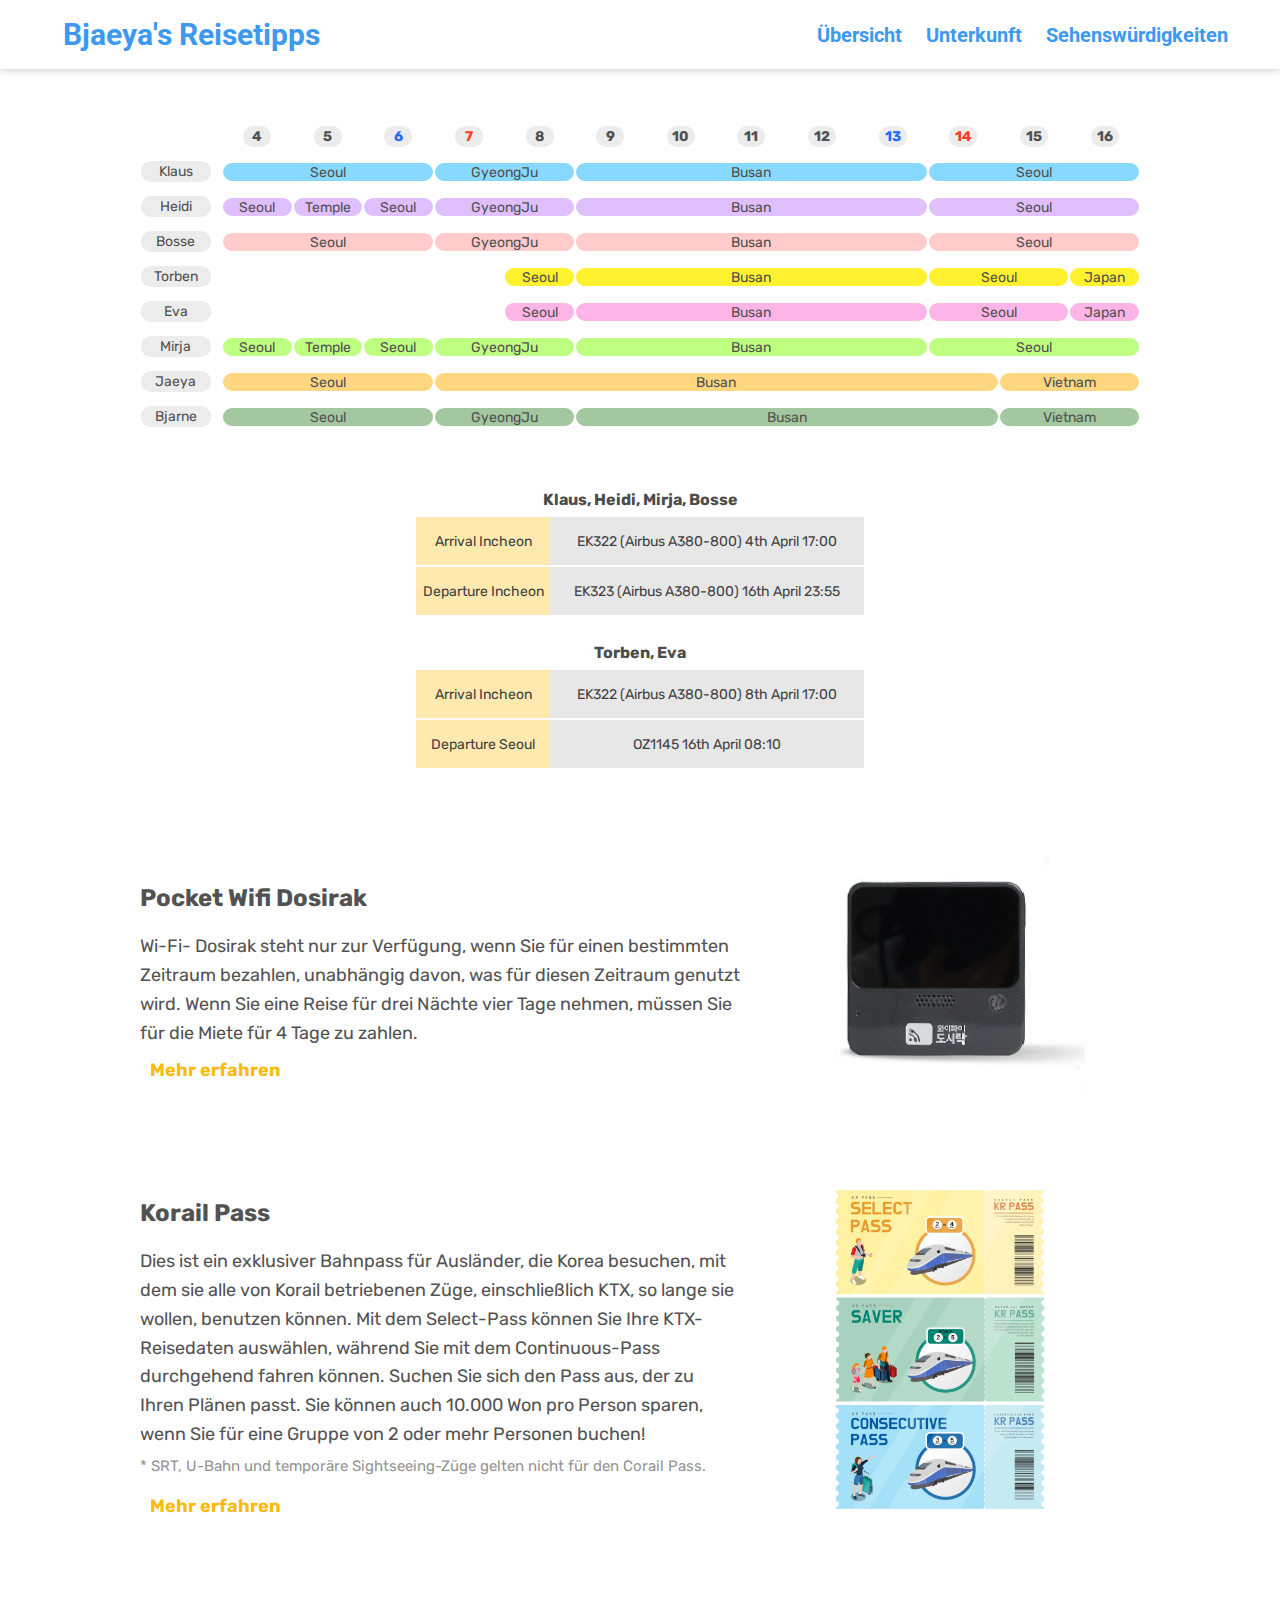
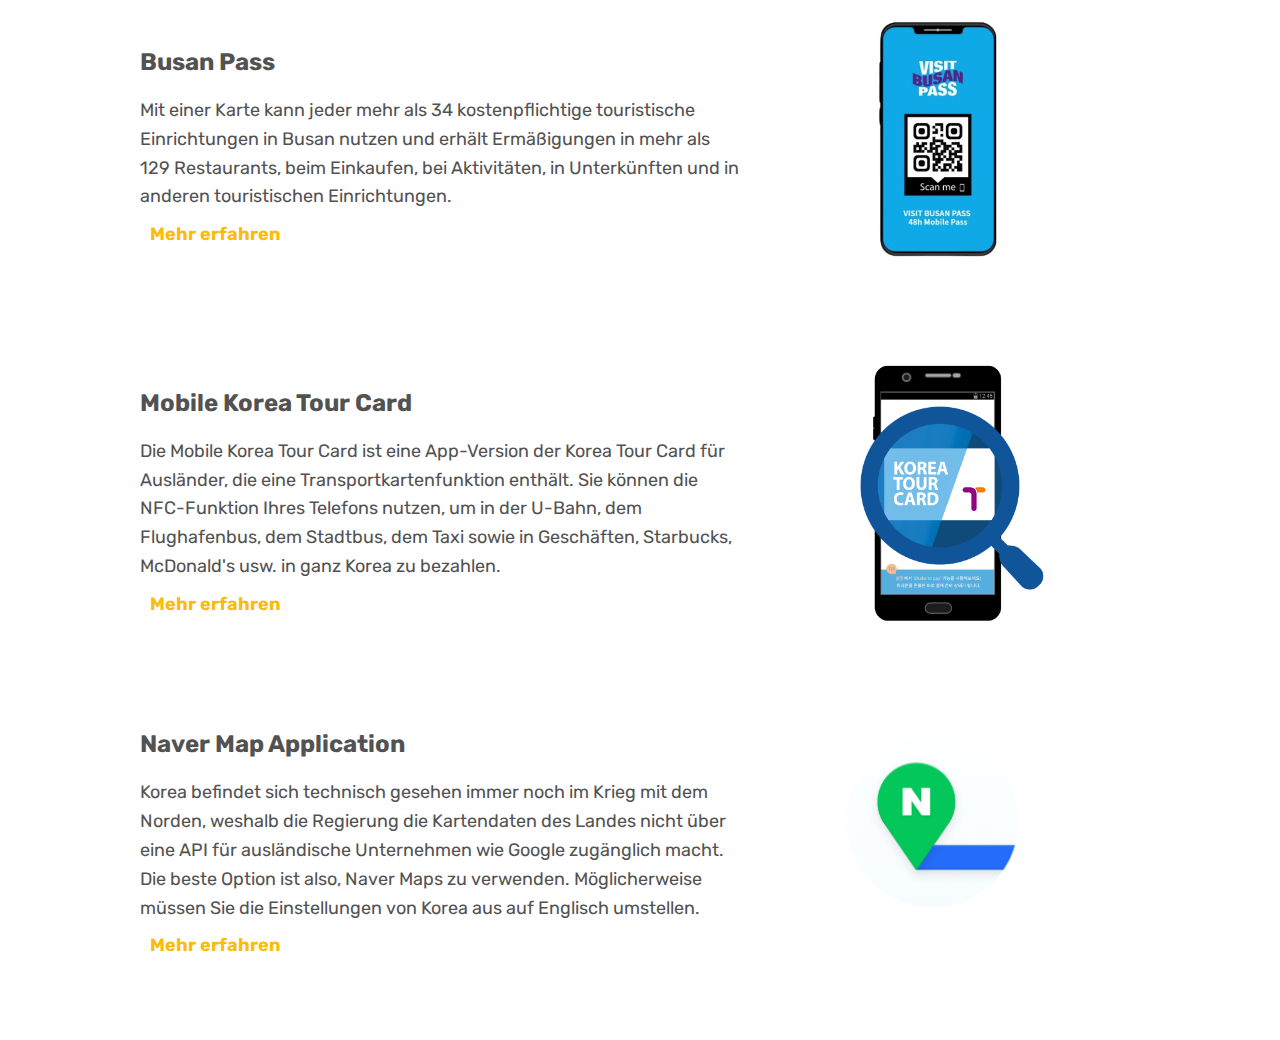
<file: index.html>
<!DOCTYPE html>
<html lang="en">

<head>
    <meta charset="UTF-8">
    <meta name="viewport" content="width=device-width, initial-scale=1.0">
    <title>Document</title>
    <link rel="stylesheet" href="https://cdnjs.cloudflare.com/ajax/libs/font-awesome/6.4.2/css/all.min.css"
        integrity="sha512-z3gLpd7yknf1YoNbCzqRKc4qyor8gaKU1qmn+CShxbuBusANI9QpRohGBreCFkKxLhei6S9CQXFEbbKuqLg0DA=="
        crossorigin="anonymous" referrerpolicy="no-referrer" />
    <link rel="stylesheet" href="./style.css" type="text/css">
    <!-------제이쿼리-------->
    <script src="https://ajax.googleapis.com/ajax/libs/jquery/3.4.1/jquery.min.js"></script>
</head>

<body>
    <!---------------------- 상단 메뉴바 -------------------------->
    <div class="navbar">
        <div class="wrap">
            <div class="nav_logo">
                <i class="fa-solid fa-plane-departure"></i>
                <a href="./index.html">Bjaeya's Reisetipps</a>
            </div>
            <ul class="nav_menu">
                <a href="./index.html"><li>Übersicht</li></a>
                <a href="./location.html"><li>Unterkunft</li></a>
                <a href="./trip.html"><li>Sehenswürdigkeiten </li></a>
                <a href="./ferry.html" style="display: none;"><li>FERRY</li></a>
            </ul>
            <a href="#" class="nav_icon">
                <i class="fa-solid fa-bars"></i>
            </a>
        </div>
    </div>

    <div id="moveTop" onclick="scrollTopFunction()"><i class="fa-solid fa-chevron-up"></i></div>

    <!---------------------- 테이블 -------------------------->
    <div class="table_wrap">
        <table>
            <tr>
                <th></th>
                <th>
                    <p>4</p>
                </th>
                <th>
                    <p>5</p>
                </th>
                <th>
                    <p style="color:rgb(25, 106, 255)">6</p>
                </th>
                <th>
                    <p style="color:rgb(255, 58, 32)">7</p>
                </th>
                <th>
                    <p>8</p>
                </th>
                <th>
                    <p>9</p>
                </th>
                <th>
                    <p>10</p>
                </th>
                <th>
                    <p>11</p>
                </th>
                <th>
                    <p>12</p>
                </th>
                <th>
                    <p style="color:rgb(25, 106, 255)">13</p>
                </th>
                <th>
                    <p style="color:rgb(255, 58, 32)">14</p>
                </th>
                <th>
                    <p>15</p>
                </th>
                <th>
                    <p>16</p>
                </th>
            </tr>
            <tr class="Klaus">
                <td>
                    <p class="name">Klaus</p>
                </td>
                <td colspan="3" style="position: relative;">
                    <hr>
                    <p style="position: absolute; top:50%; left:50%; transform: translate(-50%,-50%);">Seoul</p>
                </td>
                <td colspan="2" style="position: relative;">
                    <hr>
                    <p class="normalSize"
                        style="position: absolute; top:50%; left:50%; transform: translate(-50%,-50%);">GyeongJu</p>
                    <p class="smallSize"
                        style="position: absolute; top:50%; left:50%; transform: translate(-50%,-50%);">GJ</p>
                </td>
                <td colspan="5" style="position: relative;">
                    <hr>
                    <p style="position: absolute; top:50%; left:50%; transform: translate(-50%,-50%);">Busan</p>
                </td>
                <td colspan="3" style="position: relative;">
                    <hr>
                    <p class="normalSize"
                        style="position: absolute; top:50%; left:50%; transform: translate(-50%,-50%);">Seoul</p>
                    <p class="smallSize"
                        style="position: absolute; top:50%; left:50%; transform: translate(-50%,-50%);">SE</p>
                </td>
            </tr>
            <tr class="Heidi">
                <td>
                    <p class="name">Heidi</p>
                </td>
                <td style="position: relative;">
                    <hr>
                    <p class="normalSize"
                        style="position: absolute; top:50%; left:50%; transform: translate(-50%,-50%);">Seoul</p>
                    <p class="smallSize"
                        style="position: absolute; top:50%; left:50%; transform: translate(-50%,-50%);">SE</p>
                </td>
                <td colspan="1" style="position: relative;">
                    <hr>
                    <p class="normalSize"
                        style="position: absolute; top:50%; left:50%; transform: translate(-50%,-50%);">Temple</p>
                    <p class="smallSize"
                        style="position: absolute; top:50%; left:50%; transform: translate(-50%,-50%);">TP</p>
                </td>
                <td colspan="1" style="position: relative;">
                    <hr>
                    <p class="normalSize"
                        style="position: absolute; top:50%; left:50%; transform: translate(-50%,-50%);">Seoul</p>
                    <p class="smallSize"
                        style="position: absolute; top:50%; left:50%; transform: translate(-50%,-50%);">SE</p>
                </td>
                <td colspan="2" style="position: relative;">
                    <hr>
                    <p class="normalSize"
                        style="position: absolute; top:50%; left:50%; transform: translate(-50%,-50%);">GyeongJu</p>
                    <p class="smallSize"
                        style="position: absolute; top:50%; left:50%; transform: translate(-50%,-50%);">GJ</p>
                </td>
                <td colspan="5" style="position: relative;">
                    <hr>
                    <p style="position: absolute; top:50%; left:50%; transform: translate(-50%,-50%);">Busan</p>
                </td>
                <td colspan="3" style="position: relative;">
                    <hr>
                    <p class="normalSize"
                        style="position: absolute; top:50%; left:50%; transform: translate(-50%,-50%);">Seoul</p>
                    <p class="smallSize"
                        style="position: absolute; top:50%; left:50%; transform: translate(-50%,-50%);">SE</p>
                </td>
            </tr>
            <tr class="Bosse">
                <td>
                    <p class="name">Bosse</p>
                </td>
                <td colspan="3" style="position: relative;">
                    <hr>
                    <p style="position: absolute; top:50%; left:50%; transform: translate(-50%,-50%);">Seoul</p>
                </td>
                <td colspan="2" style="position: relative;">
                    <hr>
                    <p class="normalSize"
                        style="position: absolute; top:50%; left:50%; transform: translate(-50%,-50%);">GyeongJu</p>
                    <p class="smallSize"
                        style="position: absolute; top:50%; left:50%; transform: translate(-50%,-50%);">GJ</p>
                </td>
                <td colspan="5" style="position: relative;">
                    <hr>
                    <p style="position: absolute; top:50%; left:50%; transform: translate(-50%,-50%);">Busan</p>
                </td>
                <td colspan="3" style="position: relative;">
                    <hr>
                    <p class="normalSize"
                        style="position: absolute; top:50%; left:50%; transform: translate(-50%,-50%);">Seoul</p>
                    <p class="smallSize"
                        style="position: absolute; top:50%; left:50%; transform: translate(-50%,-50%);">SE</p>
                </td>
            </tr>
            <tr class="Torben">
                <td>
                    <p class="name">Torben</p>
                </td>
                <td></td>
                <td></td>
                <td></td>
                <td></td>
                <td style="position: relative;">
                    <hr>
                    <p class="normalSize"
                        style="position: absolute; top:50%; left:50%; transform: translate(-50%,-50%);">Seoul</p>
                    <p class="smallSize"
                        style="position: absolute; top:50%; left:50%; transform: translate(-50%,-50%);">SE</p>
                </td>
                <td colspan="5" style="position: relative;">
                    <hr>
                    <p style="position: absolute; top:50%; left:50%; transform: translate(-50%,-50%);">Busan</p>
                </td>
                <td colspan="2" style="position: relative;">
                    <hr>
                    <p class="normalSize"
                        style="position: absolute; top:50%; left:50%; transform: translate(-50%,-50%);">Seoul</p>
                    <p class="smallSize"
                        style="position: absolute; top:50%; left:50%; transform: translate(-50%,-50%);">SE</p>
                </td>
                <td style="position: relative;">
                    <hr>
                    <p class="normalSize"
                        style="position: absolute; top:50%; left:50%; transform: translate(-50%,-50%);">Japan</p>
                    <p class="smallSize"
                        style="position: absolute; top:50%; left:50%; transform: translate(-50%,-50%);">JP</p>
                </td>
            </tr>
            <tr class="Eva">
                <td>
                    <p class="name">Eva</p>
                </td>
                <td></td>
                <td></td>
                <td></td>
                <td></td>
                <td style="position: relative;">
                    <hr>
                    <p class="normalSize"
                        style="position: absolute; top:50%; left:50%; transform: translate(-50%,-50%);">Seoul</p>
                    <p class="smallSize"
                        style="position: absolute; top:50%; left:50%; transform: translate(-50%,-50%);">SE</p>
                </td>
                <td colspan="5" style="position: relative;">
                    <hr>
                    <p style="position: absolute; top:50%; left:50%; transform: translate(-50%,-50%);">Busan</p>
                </td>
                <td colspan="2" style="position: relative;">
                    <hr>
                    <p class="normalSize"
                        style="position: absolute; top:50%; left:50%; transform: translate(-50%,-50%);">Seoul</p>
                    <p class="smallSize"
                        style="position: absolute; top:50%; left:50%; transform: translate(-50%,-50%);">SE</p>
                </td>
                <td style="position: relative;">
                    <hr>
                    <p class="normalSize"
                        style="position: absolute; top:50%; left:50%; transform: translate(-50%,-50%);">Japan</p>
                    <p class="smallSize"
                        style="position: absolute; top:50%; left:50%; transform: translate(-50%,-50%);">JP</p>
                </td>
            </tr>
            <tr class="Mirja">
                <td>
                    <p class="name">Mirja</p>
                </td>
                <td style="position: relative;">
                    <hr>
                    <p class="normalSize"
                        style="position: absolute; top:50%; left:50%; transform: translate(-50%,-50%);">Seoul</p>
                    <p class="smallSize"
                        style="position: absolute; top:50%; left:50%; transform: translate(-50%,-50%);">SE</p>
                </td>
                <td colspan="1" style="position: relative;">
                    <hr>
                    <p class="normalSize"
                        style="position: absolute; top:50%; left:50%; transform: translate(-50%,-50%);">Temple</p>
                    <p class="smallSize"
                        style="position: absolute; top:50%; left:50%; transform: translate(-50%,-50%);">TP</p>
                </td>
                <td colspan="1" style="position: relative;">
                    <hr>
                    <p class="normalSize"
                        style="position: absolute; top:50%; left:50%; transform: translate(-50%,-50%);">Seoul</p>
                    <p class="smallSize"
                        style="position: absolute; top:50%; left:50%; transform: translate(-50%,-50%);">SE</p>
                </td>
                <td colspan="2" style="position: relative;">
                    <hr>
                    <p class="normalSize"
                        style="position: absolute; top:50%; left:50%; transform: translate(-50%,-50%);">GyeongJu</p>
                    <p class="smallSize"
                        style="position: absolute; top:50%; left:50%; transform: translate(-50%,-50%);">GJ</p>
                </td>
                <td colspan="5" style="position: relative;">
                    <hr>
                    <p style="position: absolute; top:50%; left:50%; transform: translate(-50%,-50%);">Busan</p>
                </td>
                <td colspan="3" style="position: relative;">
                    <hr>
                    <p class="normalSize"
                        style="position: absolute; top:50%; left:50%; transform: translate(-50%,-50%);">Seoul</p>
                    <p class="smallSize"
                        style="position: absolute; top:50%; left:50%; transform: translate(-50%,-50%);">SE</p>
                </td>
            </tr>
            <tr class="Jaeya">
                <td>
                    <p class="name">Jaeya</p>
                </td>
                <td colspan="3" style="position: relative;">
                    <hr>
                    <p style="position: absolute; top:50%; left:50%; transform: translate(-50%,-50%);">Seoul</p>
                    <!---4일부터 7일--->
                </td>
                <td colspan="8" style="position: relative;">
                    <hr>
                    <p style="position: absolute; top:50%; left:50%; transform: translate(-50%,-50%);">Busan</p>
                </td>
                <td colspan="2" style="position: relative;">
                    <hr>
                    <p class="normalSize"
                        style="position: absolute; top:50%; left:50%; transform: translate(-50%,-50%);">Vietnam</p>
                    <p class="smallSize"
                        style="position: absolute; top:50%; left:50%; transform: translate(-50%,-50%);">VN</p>
                </td>
            </tr>
            <tr class="Bjarne">
                <td>
                    <p class="name">Bjarne</p>
                </td>
                <td colspan="3" style="position: relative;">
                    <hr>
                    <p style="position: absolute; top:50%; left:50%; transform: translate(-50%,-50%);">Seoul</p>
                </td>
                <td colspan="2" style="position: relative;">
                    <hr>
                    <p class="normalSize"
                        style="position: absolute; top:50%; left:50%; transform: translate(-50%,-50%);">GyeongJu</p>
                    <p class="smallSize"
                        style="position: absolute; top:50%; left:50%; transform: translate(-50%,-50%);">GJ</p>
                </td>
                <td colspan="6" style="position: relative;">
                    <hr>
                    <p style="position: absolute; top:50%; left:50%; transform: translate(-50%,-50%);">Busan</p>
                </td>
                <td colspan="2" style="position: relative;">
                    <hr>
                    <p class="normalSize"
                        style="position: absolute; top:50%; left:50%; transform: translate(-50%,-50%);">Vietnam</p>
                    <p class="smallSize"
                        style="position: absolute; top:50%; left:50%; transform: translate(-50%,-50%);">VN</p>
                </td>
            </tr>
        </table>
    </div>

    <div class="flight">
        <table>
            <tr>
                <th colspan="2"><i class="fa-solid fa-plane-up"></i> Klaus, Heidi, Mirja, Bosse</th>
            </tr>
            <tr>
                <td>Arrival Incheon</td>
                <td>EK322 (Airbus A380-800) 4th April 17:00</td>
            </tr>
            <tr>
                <td>Departure Incheon</td>
                <td>EK323 (Airbus A380-800) 16th April 23:55</td>
            </tr>
        </table>

        <table>
            <tr>
                <th colspan="2"><i class="fa-solid fa-plane-up"></i> Torben, Eva</th>
            </tr>
            <tr>
                <td>Arrival Incheon</td>
                <td>EK322 (Airbus A380-800) 8th April 17:00</td>
            </tr>
            <tr>
                <td>Departure Seoul</td>
                <td>OZ1145 16th April 08:10</td>
            </tr>
        </table>
    </div>

    <div class="service">
        <div class="service_item">
            <div class="service_text">
                <h2><i class="fa-solid fa-wifi" style="color: rgb(255, 196, 0);"></i> Pocket Wifi Dosirak</h2>
                <p>Wi-Fi- Dosirak steht nur zur Verfügung, wenn Sie für einen bestimmten Zeitraum bezahlen, unabhängig
                    davon, was für diesen Zeitraum genutzt wird. Wenn Sie eine Reise für drei Nächte vier Tage nehmen,
                    müssen Sie für die Miete für 4 Tage zu zahlen.</p>
                <a href="https://kor.wifidosirak.com/visitbusanpass"><i class="fa-solid fa-angles-right"
                        style="color: rgb(124, 180, 243);"></i> Mehr erfahren</a>
            </div>
            <img src="./images/wifi.PNG" class="service_img">
        </div>
        <div class="service_item">
            <div class="service_text">
                <h2><i class="fa-solid fa-train-subway" style="color: rgb(255, 196, 0);"></i> Korail Pass</h2>
                <p>Dies ist ein exklusiver Bahnpass für Ausländer, die Korea besuchen, mit dem sie alle von Korail
                    betriebenen Züge, einschließlich KTX, so lange sie wollen, benutzen können. Mit dem Select-Pass
                    können Sie Ihre KTX-Reisedaten auswählen, während Sie mit dem Continuous-Pass durchgehend fahren
                    können. Suchen Sie sich den Pass aus, der zu Ihren Plänen passt. Sie können auch 10.000 Won pro
                    Person sparen, wenn Sie für eine Gruppe von 2 oder mehr Personen buchen!</p>
                <p style="font-size: 15px; color:rgb(148, 148, 148); margin: 5px 0;">* SRT, U-Bahn und temporäre
                    Sightseeing-Züge gelten nicht für den Corail Pass.</p>
                <a href="https://www.letskorail.com/ebizbf/EbizBfKrPassAbout.do"><i class="fa-solid fa-angles-right"
                        style="color: rgb(124, 180, 243);"></i> Mehr erfahren</a>
            </div>
            <img src="./images/krpass.png" class="service_img">
        </div>
        <div class="service_item">
            <div class="service_text">
                <h2><i class="fa-solid fa-qrcode" style="color: rgb(255, 196, 0);"></i> Busan Pass</h2>
                <p>Mit einer Karte kann jeder mehr als 34 kostenpflichtige touristische Einrichtungen in Busan nutzen
                    und erhält Ermäßigungen in mehr als 129 Restaurants, beim Einkaufen, bei Aktivitäten, in
                    Unterkünften und in anderen touristischen Einrichtungen.</p>
                <a href="https://www.visitbusanpass.com/"><i class="fa-solid fa-angles-right"
                        style="color: rgb(124, 180, 243);"></i> Mehr erfahren</a>
            </div>
            <img src="./images/pass.PNG" class="service_img">
        </div>
        <div class="service_item">
            <div class="service_text">
                <h2><i class="fa-solid fa-qrcode" style="color: rgb(255, 196, 0);"></i> Mobile Korea Tour Card</h2>
                <p>Die Mobile Korea Tour Card ist eine App-Version der Korea Tour Card für Ausländer, die eine
                    Transportkartenfunktion enthält. Sie können die NFC-Funktion Ihres Telefons nutzen, um in der
                    U-Bahn, dem Flughafenbus, dem Stadtbus, dem Taxi sowie in Geschäften, Starbucks, McDonald's usw. in
                    ganz Korea zu bezahlen.</p>
                <a
                    href="https://www.koreatourcard.kr/bbs/content.php?co_id=mobilecardinfo&info=mobilecardinfo&me_code=10&num=&lang=en"><i
                        class="fa-solid fa-angles-right" style="color: rgb(124, 180, 243);"></i> Mehr erfahren</a>
            </div>
            <img src="./images/mobile.png"" class=" service_img">
        </div>
        <div class="service_item">
            <div class="service_text">
                <h2><i class="fa-solid fa-map-location-dot" style="color: rgb(255, 196, 0);"></i> Naver Map Application
                </h2>
                <p>Korea befindet sich technisch gesehen immer noch im Krieg mit dem Norden, weshalb die Regierung die
                    Kartendaten des Landes nicht über eine API für ausländische Unternehmen wie Google zugänglich macht.
                    Die beste Option ist also, Naver Maps zu verwenden. Möglicherweise müssen Sie die Einstellungen von
                    Korea aus auf Englisch umstellen.</p>
                <a href="https://play.google.com/store/apps/details?id=com.nhn.android.nmap&hl=ko&gl=de"><i
                        class="fa-solid fa-angles-right" style="color: rgb(124, 180, 243);"></i> Mehr erfahren</a>
            </div>
            <img src="./images/naver.png"" class=" service_img">
        </div>
    </div>


    <script src="./app.js"></script>
    <script>
        window.addEventListener('scroll', function () {
            // 스크롤 위치가 100px을 초과하면 "on" 클래스 추가, 그렇지 않으면 제거
            if (window.scrollY > 100) {
                document.getElementById("moveTop").classList.add("on");
            } else {
                document.getElementById("moveTop").classList.remove("on");
            }
        });

        function scrollTopFunction() {
            // 부드러운 스크롤 효과로 페이지 상단으로 이동
            window.scrollTo({ top: 0, behavior: 'smooth' });
        }
    </script>
</body>

</html>
</file>
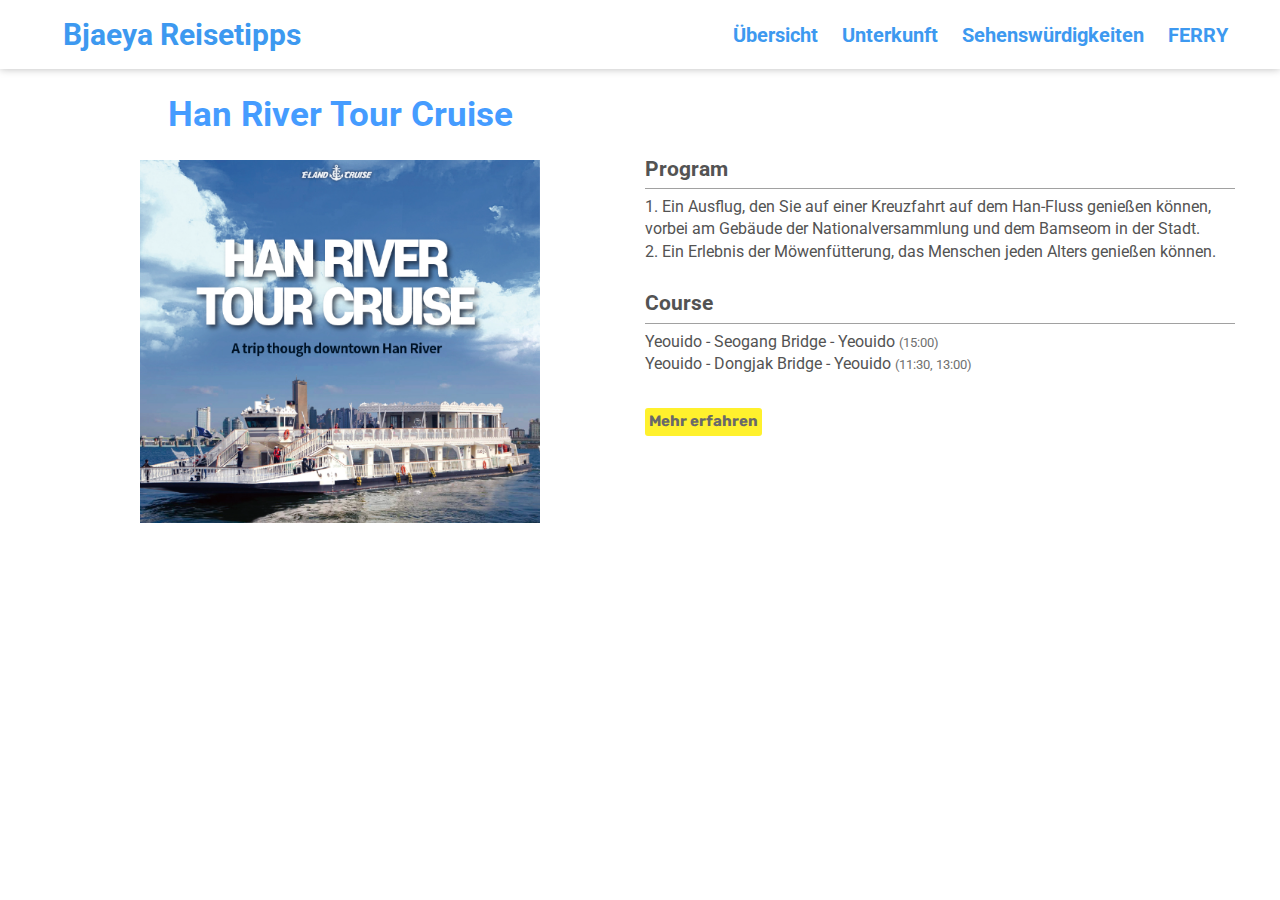
<file: ferry.html>
<!DOCTYPE html>
<html lang="en">

<head>
    <meta charset="UTF-8">
    <meta name="viewport" content="width=device-width, initial-scale=1.0">
    <title>Document</title>
    <link rel="stylesheet" href="https://cdnjs.cloudflare.com/ajax/libs/font-awesome/6.4.2/css/all.min.css"
        integrity="sha512-z3gLpd7yknf1YoNbCzqRKc4qyor8gaKU1qmn+CShxbuBusANI9QpRohGBreCFkKxLhei6S9CQXFEbbKuqLg0DA=="
        crossorigin="anonymous" referrerpolicy="no-referrer" />
    <link rel="stylesheet" href="./style.css" type="text/css">
    <script src="https://ajax.googleapis.com/ajax/libs/jquery/3.4.1/jquery.min.js"></script>

    <style>
        svg{
            width: 15px;
        }
    </style>
</head>

<body>
    <!---------------------- 상단 메뉴바 -------------------------->
    <div class="navbar">
        <div class="wrap">
            <div class="nav_logo">
                <i class="fa-solid fa-plane-departure"></i>
                <a href="./index.html">Bjaeya Reisetipps</a>
            </div>
            <ul class="nav_menu">
                <a href="./index.html">
                    <li>Übersicht</li>
                </a>
                <a href="./location.html">
                    <li>Unterkunft</li>
                </a>
                <a href="./trip.html">
                    <li>Sehenswürdigkeiten </li>
                </a>
                <a href="./ferry.html">
                    <li>FERRY</li>
                </a>
            </ul>
            <a href="#" class="nav_icon">
                <i class="fa-solid fa-bars"></i>
            </a>
        </div>
    </div>
    <div id="moveTop"><i class="fa-solid fa-chevron-up"></i></div>
    
    <div class="ferry_wrap">
        <div class="ferry_item">
            <div class="ferry_title">
                <h4><i class="fa-solid fa-ship" style="color: rgb(255, 210, 12);"></i> Han River Tour Cruise</h4>
            <img src="./images/hanriver.PNG">
            </div>
            <div class="ferry_text">
                <h5>Program</h5>
                <hr/>
                <p>1. Ein Ausflug, den Sie auf einer Kreuzfahrt auf dem Han-Fluss genießen können, vorbei am Gebäude der Nationalversammlung und dem Bamseom in der Stadt.</p>
                <p>2. Ein Erlebnis der Möwenfütterung, das Menschen jeden Alters genießen können.</p>
                <br/>
                <h5>Course</h5>
                <hr/>
                <p>Yeouido - Seogang Bridge - Yeouido <span style="font-size: 13px; color:rgb(112, 112, 112)">(15:00)</span></p>
                <p>Yeouido - Dongjak Bridge - Yeouido <span style="font-size: 13px; color:rgb(112, 112, 112)">(11:30, 13:00)</span></p>
                <br/>
                <a href="https://www.maketicket.co.kr/elandcruise/new_popup.jsp?gd_seq=GD19514&idkey=5M2110"><i class="fa-solid fa-angles-right" style="color: rgb(124, 180, 243);"></i> Mehr erfahren</a>
            </div>
        </div>

    </div>








    <script src="./app.js"></script>
</body>

</html>
</file>
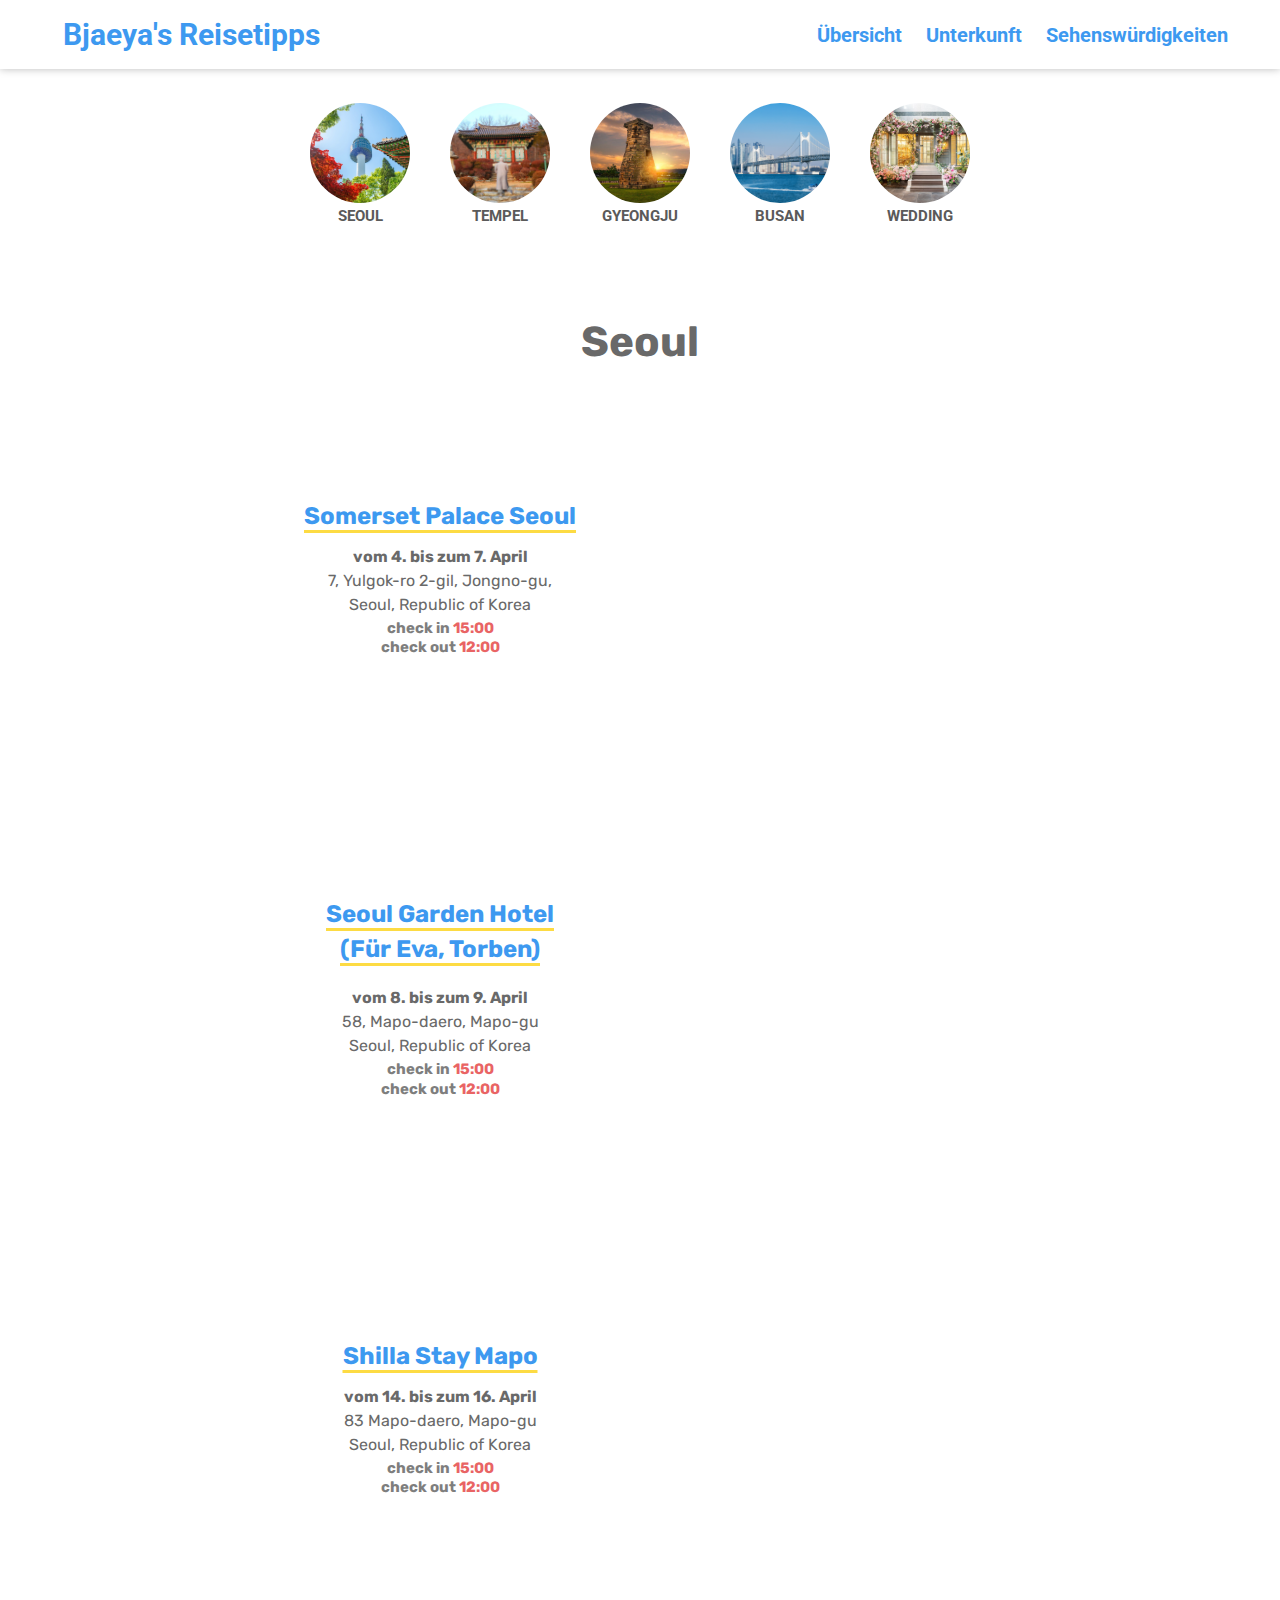
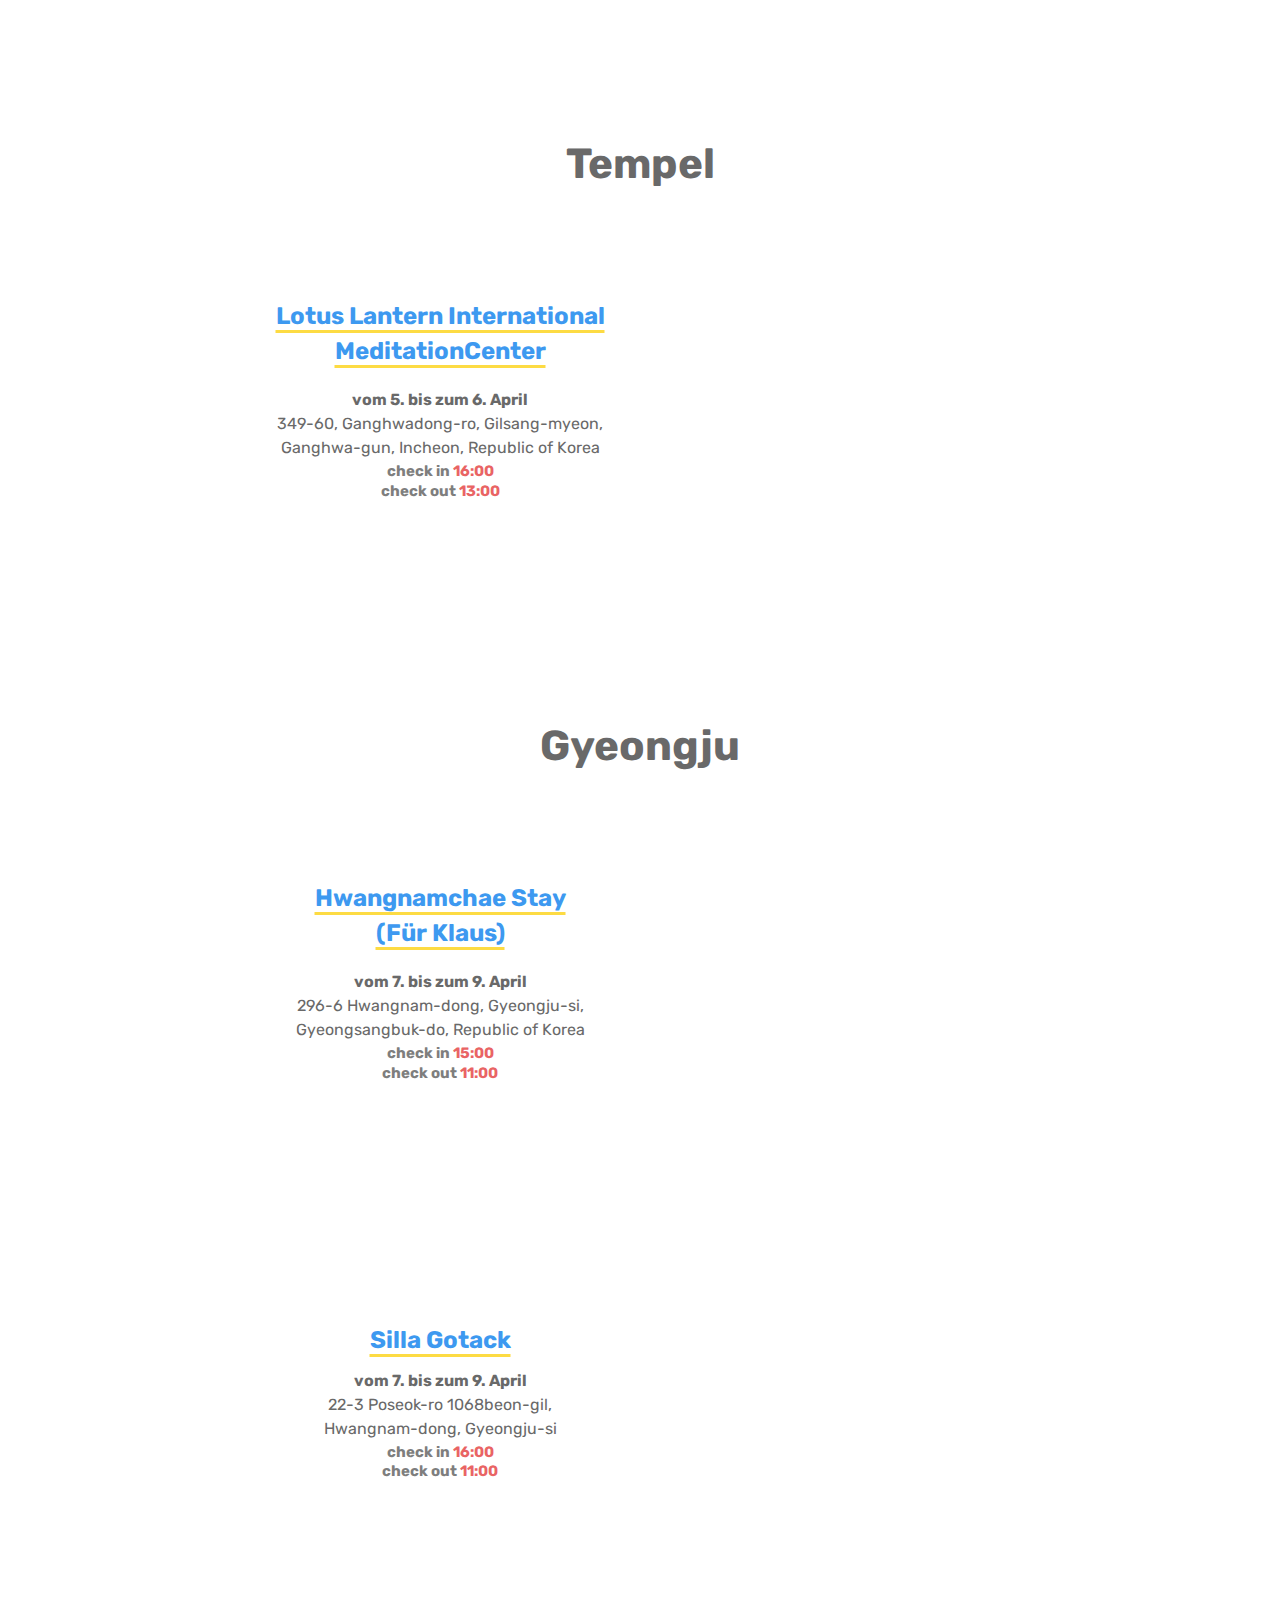
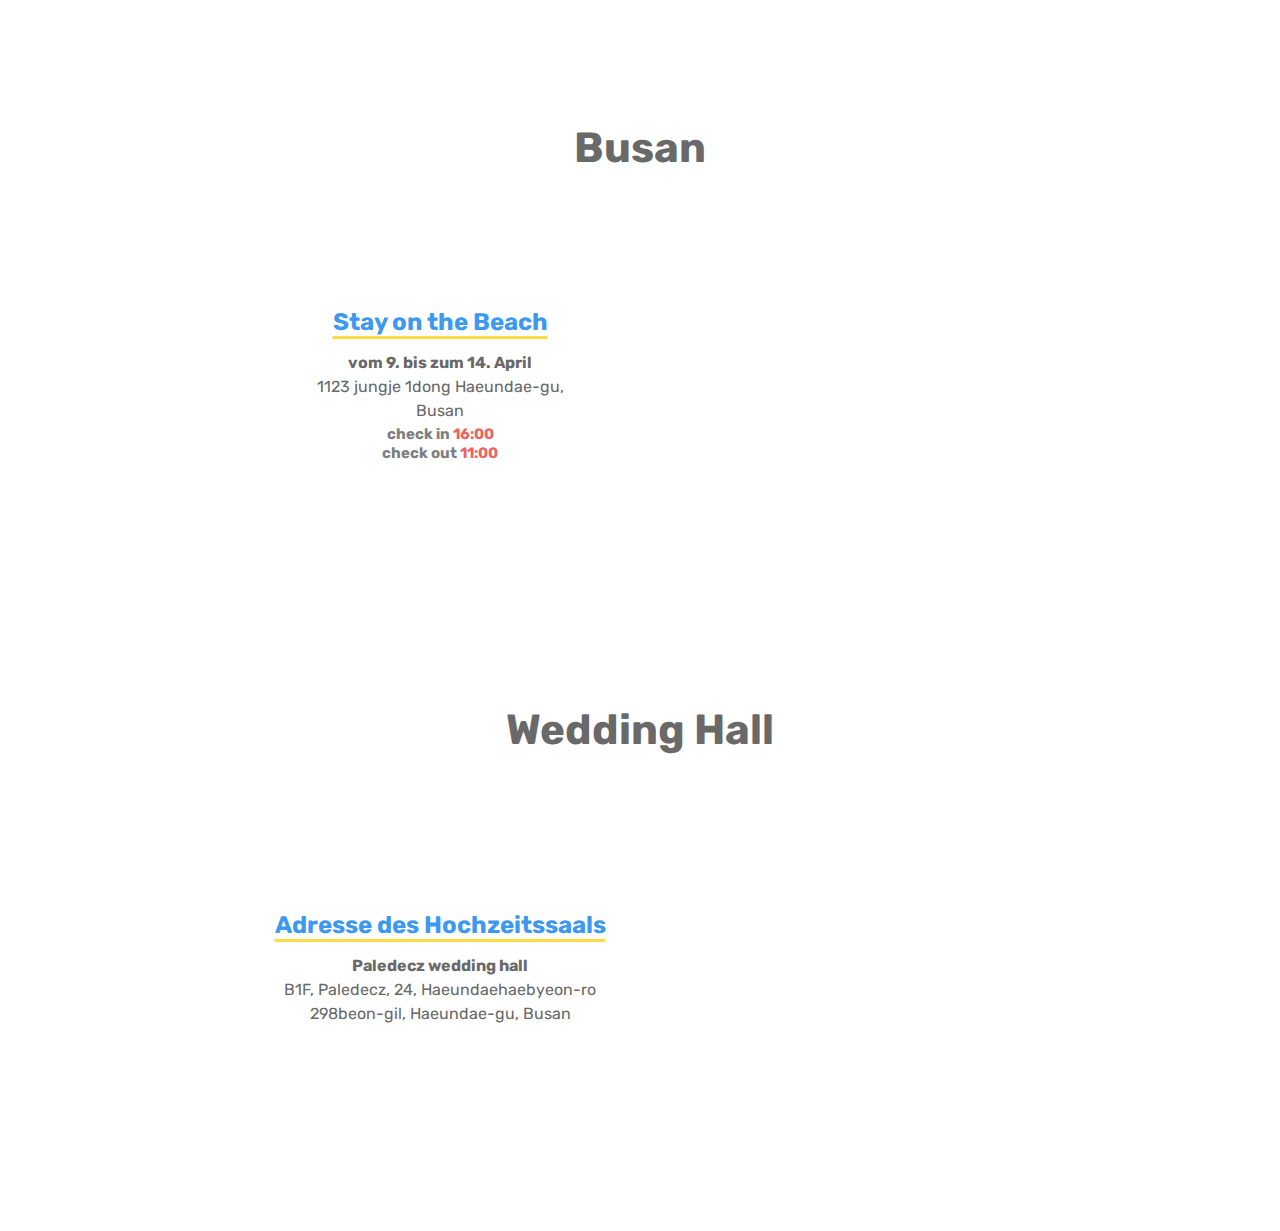
<file: location.html>
<!DOCTYPE html>
<html lang="en">

<head>
    <meta charset="UTF-8">
    <meta name="viewport" content="width=device-width, initial-scale=1.0">
    <title>Document</title>
    <link rel="stylesheet" href="https://cdnjs.cloudflare.com/ajax/libs/font-awesome/6.4.2/css/all.min.css"
        integrity="sha512-z3gLpd7yknf1YoNbCzqRKc4qyor8gaKU1qmn+CShxbuBusANI9QpRohGBreCFkKxLhei6S9CQXFEbbKuqLg0DA=="
        crossorigin="anonymous" referrerpolicy="no-referrer" />
    <link rel="stylesheet" href="./style.css" type="text/css">
    <style>
        .location-menu {
            width: 900px;
            margin: 30px auto;
            display: flex;
            justify-content: center;
            flex-wrap: wrap;
        }
        
        ul{
            list-style: none;
        }
        a{
            text-decoration: none;
            padding: 0 20px;
        }
        
        .location-menu li{
            width: 100px;
            height: 132px;
            padding: 0;
            display: flex;
            align-items: center;
            justify-content: center;
            flex-direction: column;
        }
        .cityPic{
            width:100px;
            height:100px;
            overflow: hidden;
            border-radius: 50px;
        }
        .location-menu li p{
            font-weight: bold;
            margin-top: 4px;
            font-size: 15px;
            color: rgb(90, 90, 90);
        }
        .location-menu li img{
            width: 100%;
            height: 100%;
            background-repeat: no-repeat;
            object-fit: cover;
        }
        .cityTitle{
            width: 490px;
            display: flex;
            align-items: center;
            justify-content: center;
            padding: 56px 0;
            margin: 0 auto;
            
        }
        .cityTitle p{
            font-size:42px;
            color:rgb(105, 105, 105);
            font-weight: bold;
        }
        .cityTitle p i{
            font-size:30px;
        }

        @media screen and (max-width: 1279px) {
        .location-menu {
            width: 100%;
            margin: 30px auto;
            display: flex;
            justify-content: center;
            flex-wrap: wrap;
        }
        a{
            padding: 0 12px;
        }
        .location-menu li{
            width: 90px;
            height: 130px;
            padding: 0;
            display: flex;
            align-items: center;
            justify-content: center;
            flex-direction: column;
        }
        .cityPic{
            width: 90px;
            height: 90px;
            overflow: hidden;
            border-radius: 50px;
        }
        .location-menu li p{
            font-weight: bold;
            margin-top: 4px;
            font-size: 15px;
            color: rgb(90, 90, 90);
        }
        .location-menu li img{
            width: 100%;
            height: 100%;
            background-repeat: no-repeat;
            object-fit: cover;
        }
        .cityTitle{
            width: 100%;
            display: flex;
            align-items: center;
            justify-content: center;
            padding: 56px 0;
            margin: 0 auto;
        }
        .cityTitle p{
            font-size:30px;
            color:rgb(105, 105, 105);
            font-weight: bold;
        }
        .cityTitle p i{
            font-size:20px;
        }
        }

        @media screen and (max-width: 768px) {
        .location-menu {
            width: 100%;
            margin: 30px auto;
            display: flex;
            justify-content: center;
            flex-wrap: wrap;
        }
        a{
            padding: 0 12px;
        }
        .location-menu li{
            width: 80px;
            height: 115px;
            padding: 0;
            display: flex;
            align-items: center;
            justify-content: center;
            flex-direction: column;
        }
        .cityPic{
            width: 80px;
            height: 80px;
            overflow: hidden;
            border-radius: 50px;
        }
        .location-menu li p{
            font-weight: bold;
            margin-top: 4px;
            font-size: 13px;
            color: rgb(90, 90, 90);
        }
        .cityTitle{
            width: 100%;
            display: flex;
            align-items: center;
            justify-content: center;
            padding: 56px 0;
            margin: 0 auto;
        }
        .cityTitle p{
            font-size:30px;
            color:rgb(105, 105, 105);
            font-weight: bold;
        }
        .cityTitle p i{
            font-size:20px;
        }
        }
        
    </style>
</head>

<body>
    <div id="moveTop" onclick="scrollTopFunction()"><i class="fa-solid fa-chevron-up"></i></div>

    <!---------------------- 상단 메뉴바 -------------------------->
    <div class="navbar">
        <div class="wrap">
            <div class="nav_logo">
                <i class="fa-solid fa-plane-departure"></i>
                <a href="./index.html">Bjaeya's Reisetipps</a>
            </div>
            <ul class="nav_menu">
                <a href="./index.html">
                    <li>Übersicht</li>
                </a>
                <a href="./location.html">
                    <li>Unterkunft</li>
                </a>
                <a href="./trip.html">
                    <li>Sehenswürdigkeiten</li>
                </a>
                <a href="./ferry.html" style="display: none;">
                    <li>FERRY</li>
                </a>
            </ul>
            <a href="#" class="nav_icon">
                <i class="fa-solid fa-bars"></i>
            </a>
        </div>
    </div>

    <ul class="location-menu">
        <a href="#citySeoul">
            <li>
                <div class="cityPic">
                    <img src="./images/seoulpic.PNG" alt="">
                </div>
                <p>SEOUL</p>
            </li>
        </a>
        <a href="#cityIncheon">
            <li>
                <div class="cityPic">
                    <img src="./images/templepic.PNG" alt="">
                </div>
                <p>TEMPEL</p>
            </li>
        </a>
        <a href="#cityGyeongju">
            <li>
                <div class="cityPic">
                    <img src="./images/gyeongjupic.PNG" alt="">
                </div>
                <p>GYEONGJU</p>
            </li>
        </a>
        <a href="#cityBusan">
            <li>
                <div class="cityPic">
                    <img src="./images/busanpic.PNG" alt="">
                </div>
                <p>BUSAN</p>
            </li>
        </a>
        <a href="#wedding">
            <li>
                <div class="cityPic">
                    <img src="./images/weddingpic.PNG" alt="">
                </div>
                <p>WEDDING</p>
            </li>
        </a>
    </ul>


    <!-----------------------------서울---------------------------------------->

    <div class="cityTitle" id="citySeoul">
        <p><i class="fa-solid fa-location-dot" style="color: rgb(250, 85, 85);"></i> Seoul</p>
    </div>

    <div class="map_wrap">
        <div class="map_text">
            <h2>Somerset Palace Seoul</h2>
            <p>vom 4. bis zum 7. April</p>
            <p>7, Yulgok-ro 2-gil, Jongno-gu,<br /> Seoul, Republic of Korea</p>
            <h5 class="checkTime">check in <span>15:00</span><br/>check out <span>12:00</span></h5>
        </div>
        <iframe
            src="https://www.google.com/maps/embed?pb=!1m18!1m12!1m3!1d3162.154503512037!2d126.97634848868842!3d37.574979351553445!2m3!1f0!2f0!3f0!3m2!1i1024!2i768!4f13.1!3m3!1m2!1s0x357ca2c2031328b1%3A0xcf7b96eb26b55c41!2sSomerset%20Palace%20Seoul!5e0!3m2!1sde!2skr!4v1709663286808!5m2!1sde!2skr"
            width="400" height="300" style="border:0;" allowfullscreen="" loading="lazy"
            referrerpolicy="no-referrer-when-downgrade"></iframe>
    </div>

    <div class="map_wrap">
        <div class="map_text">
            <h2>Seoul Garden Hotel<br /><span
                    style="line-height: 1.8;">(Für Eva, Torben)</span></h2>
            <p>vom 8. bis zum 9. April</p>
            <p>58, Mapo-daero, Mapo-gu<br /> Seoul, Republic of Korea</p>
            <h5 class="checkTime">check in <span>15:00</span><br/>check out <span>12:00</span></h5>
        </div>
        <iframe
            src="https://www.google.com/maps/embed?pb=!1m18!1m12!1m3!1d3163.6107634287737!2d126.94577117632235!3d37.540671725610096!2m3!1f0!2f0!3f0!3m2!1i1024!2i768!4f13.1!3m3!1m2!1s0x357c98a5f00f4b03%3A0xe12e8c400dcca16c!2sSeoul%20Garden%20Hotel!5e0!3m2!1sde!2skr!4v1709663331965!5m2!1sde!2skr"
            width="400" height="300" style="border:0;" allowfullscreen="" loading="lazy"
            referrerpolicy="no-referrer-when-downgrade"></iframe>
    </div>
    
    <div class="map_wrap">
        <div class="map_text">
            <h2>Shilla Stay Mapo</h2>
            <p>vom 14. bis zum 16. April</p>
            <p>83 Mapo-daero, Mapo-gu<br /> Seoul, Republic of Korea</p>
            <h5 class="checkTime">check in <span>15:00</span><br/>check out <span>12:00</span></h5>
        </div>
        <iframe src="https://www.google.com/maps/embed?pb=!1m18!1m12!1m3!1d202465.1104788977!2d126.64482799453121!3d37.54287319999999!2m3!1f0!2f0!3f0!3m2!1i1024!2i768!4f13.1!3m3!1m2!1s0x357c98a691eb2e27%3A0x726c4f5cd1cac520!2z7Iug65287Iqk7YWM7J20IOuniO2PrA!5e0!3m2!1sko!2skr!4v1711984805956!5m2!1sko!2skr" width="400" height="300" style="border:0;" allowfullscreen="" loading="lazy" referrerpolicy="no-referrer-when-downgrade"></iframe>
    </div>




    <!-----------------------------템플---------------------------------------->

    <div class="cityTitle" id="cityIncheon">
        <p><i class="fa-solid fa-location-dot" style="color: rgb(250, 85, 85);"></i> Tempel</p>
    </div>

    <div class="map_wrap">
        <div class="map_text">
            <h2>Lotus Lantern International<br/><span style="line-height: 1.8;">MeditationCenter</span></h2>
            <p>vom 5. bis zum 6. April</p>
            <p>349-60, Ganghwadong-ro, Gilsang-myeon,<br /> Ganghwa-gun, Incheon, Republic of Korea</p>
            <h5 class="checkTime">check in <span>16:00</span><br/>check out <span>13:00</span></h5>
        </div>
        <iframe
            src="https://www.google.com/maps/embed?pb=!1m18!1m12!1m3!1d3158.0686673063!2d126.47832628871303!3d37.67109424597152!2m3!1f0!2f0!3f0!3m2!1i1024!2i768!4f13.1!3m3!1m2!1s0x357c79062976c667%3A0x57e04743af9632b3!2sLotus%20Lantern%20International%20Meditation%20Center!5e0!3m2!1sde!2skr!4v1709663355119!5m2!1sde!2skr"
            width="400" height="300" style="border:0;" allowfullscreen="" loading="lazy"
            referrerpolicy="no-referrer-when-downgrade"></iframe>
    </div>



    <!-----------------------------경주---------------------------------------->

    <div class="cityTitle" id="cityGyeongju">
        <p><i class="fa-solid fa-location-dot" style="color: rgb(250, 85, 85);"></i> Gyeongju</p>
    </div>

    <div class="map_wrap">
        <div class="map_text">
            <h2>Hwangnamchae Stay<br /><span style="line-height: 1.8;">(Für Klaus)</span></h2>
            <p>vom 7. bis zum 9. April</p>
            <p>296-6 Hwangnam-dong, Gyeongju-si,<br /> Gyeongsangbuk-do, Republic of Korea</p>
            <h5 class="checkTime">check in <span>15:00</span><br/>check out <span>11:00</span></h5>
        </div>
        <iframe
            src="https://www.google.com/maps/embed?pb=!1m18!1m12!1m3!1d785.6056477507384!2d129.2103377449307!3d35.83667818562372!2m3!1f0!2f0!3f0!3m2!1i1024!2i768!4f13.1!3m3!1m2!1s0x35664f56e63fe157%3A0x2cf1602d22575686!2sHwangnamchae%20Stay%201987!5e0!3m2!1sde!2skr!4v1710320106271!5m2!1sde!2skr"
            width="400" height="300" style="border:0;" allowfullscreen="" loading="lazy"
            referrerpolicy="no-referrer-when-downgrade"></iframe>
    </div>

    <div class="map_wrap">
        <div class="map_text">
            <h2>Silla Gotack</h2>
            <p>vom 7. bis zum 9. April</p>
            <p>22-3 Poseok-ro 1068beon-gil,<br /> Hwangnam-dong, Gyeongju-si</p>
            <h5 class="checkTime">check in <span>16:00</span><br/>check out <span>11:00</span></h5>
        </div>
        <iframe
            src="https://www.google.com/maps/embed?pb=!1m18!1m12!1m3!1d785.6126974313895!2d129.21151819577295!3d35.835966257851524!2m3!1f0!2f0!3f0!3m2!1i1024!2i768!4f13.1!3m3!1m2!1s0x35664f64342b1fbb%3A0xf89e012518f7542f!2z7Iug65286rOg7YOd!5e0!3m2!1sde!2skr!4v1710320537871!5m2!1sde!2skr"
            width="400" height="300" style="border:0;" allowfullscreen="" loading="lazy"
            referrerpolicy="no-referrer-when-downgrade"></iframe>
    </div>
    <!-----------------------------부산---------------------------------------->

    <div class="cityTitle" id="cityBusan">
        <p><i class="fa-solid fa-location-dot" style="color: rgb(250, 85, 85);"></i> Busan</p>
    </div>

    <div class="map_wrap">
        <div class="map_text">
            <h2>Stay on the Beach
            </h2>
            <p>vom 9. bis zum 14. April</p>
            <p>1123 jungje 1dong Haeundae-gu,<br /> Busan</p>
            <h5 class="checkTime">check in <span>16:00</span><br/>check out <span>11:00</span></h5>
        </div>
        <iframe src="https://www.google.com/maps/embed?pb=!1m18!1m12!1m3!1d484.87418896499304!2d129.16674306402325!3d35.160816882443264!2m3!1f0!2f0!3f0!3m2!1i1024!2i768!4f13.1!3m3!1m2!1s0x35688d98b94a7dd3%3A0x1491cdc85213cb7!2z7ZW07Jq064yAIO2RuOultOyngOyYpOyLnO2LsA!5e0!3m2!1sde!2skr!4v1710326117938!5m2!1sde!2skr" width="400" height="300" style="border:0;" allowfullscreen="" loading="lazy" referrerpolicy="no-referrer-when-downgrade"></iframe>
    </div>


    <!-----------------------------웨딩홀---------------------------------------->

    <div class="cityTitle" id="wedding">
        <p><i class="fa-solid fa-location-dot" style="color: rgb(250, 85, 85);"></i> Wedding Hall</p>
    </div>

    <div class="map_wrap">
        <div class="map_text">
            <h2>Adresse des Hochzeitssaals
            </h2>
            <p>Paledecz wedding hall</p>
            <p>B1F, Paledecz, 24, Haeundaehaebyeon-ro<br /> 298beon-gil, Haeundae-gu, Busan</p>
        </div>
        <iframe
            src="https://www.google.com/maps/embed?pb=!1m18!1m12!1m3!1d52201.144285653485!2d129.05972907451658!3d35.14236486504615!2m3!1f0!2f0!3f0!3m2!1i1024!2i768!4f13.1!3m3!1m2!1s0x35688d4299f426ff%3A0xf012b9ee6bbeac8a!2zV-ybqOuUqSDtjJTroIjrk5zsi5zspojsm6jrlKntmYA!5e0!3m2!1sde!2skr!4v1709663387752!5m2!1sde!2skr"
            width="400" height="300" style="border:0;" allowfullscreen="" loading="lazy"
            referrerpolicy="no-referrer-when-downgrade"></iframe>
    </div>


    <script src="./app.js"></script>
    <script>
        window.addEventListener('scroll', function () {
            // 스크롤 위치가 100px을 초과하면 "on" 클래스 추가, 그렇지 않으면 제거
            if (window.scrollY > 100) {
                document.getElementById("moveTop").classList.add("on");
            } else {
                document.getElementById("moveTop").classList.remove("on");
            }
        });

        function scrollTopFunction() {
            // 부드러운 스크롤 효과로 페이지 상단으로 이동
            window.scrollTo({
                top: 0,
                behavior: 'smooth'
            });
        }
    </script>
</body>

</html>
</file>
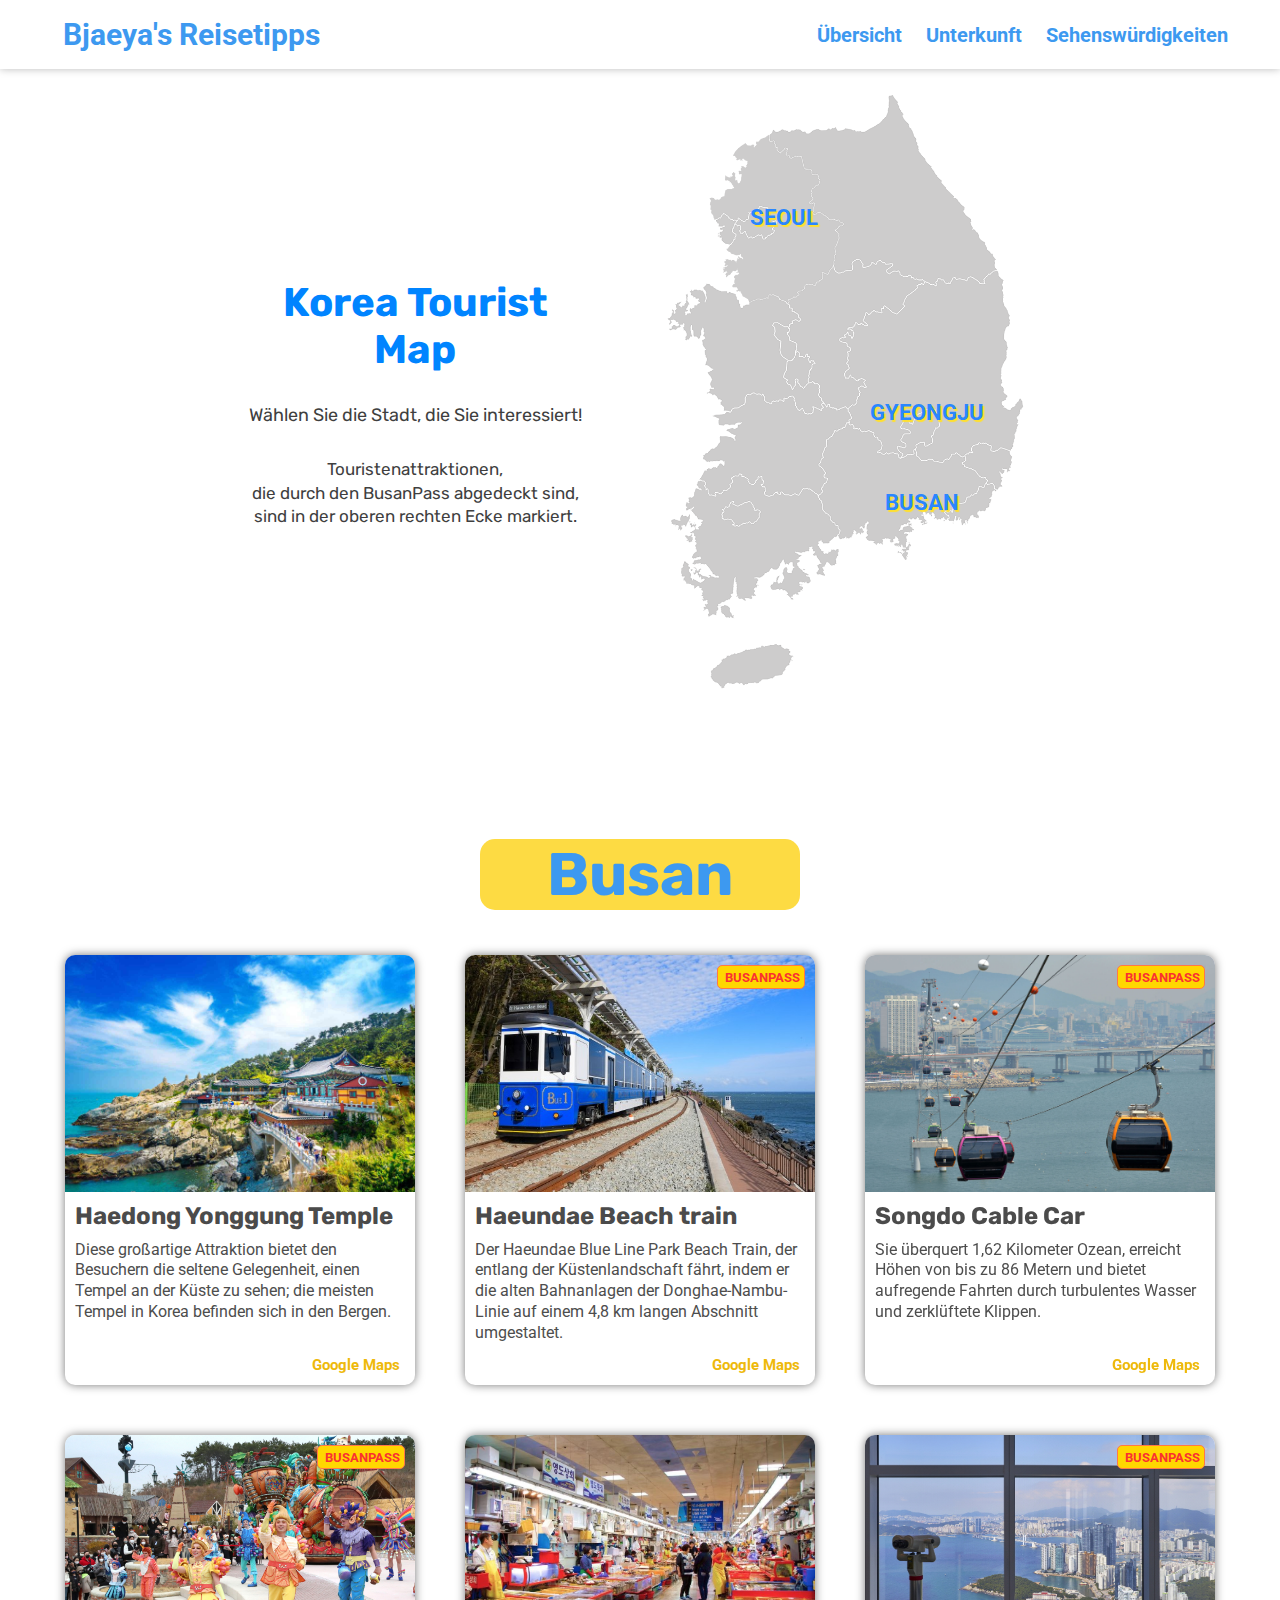
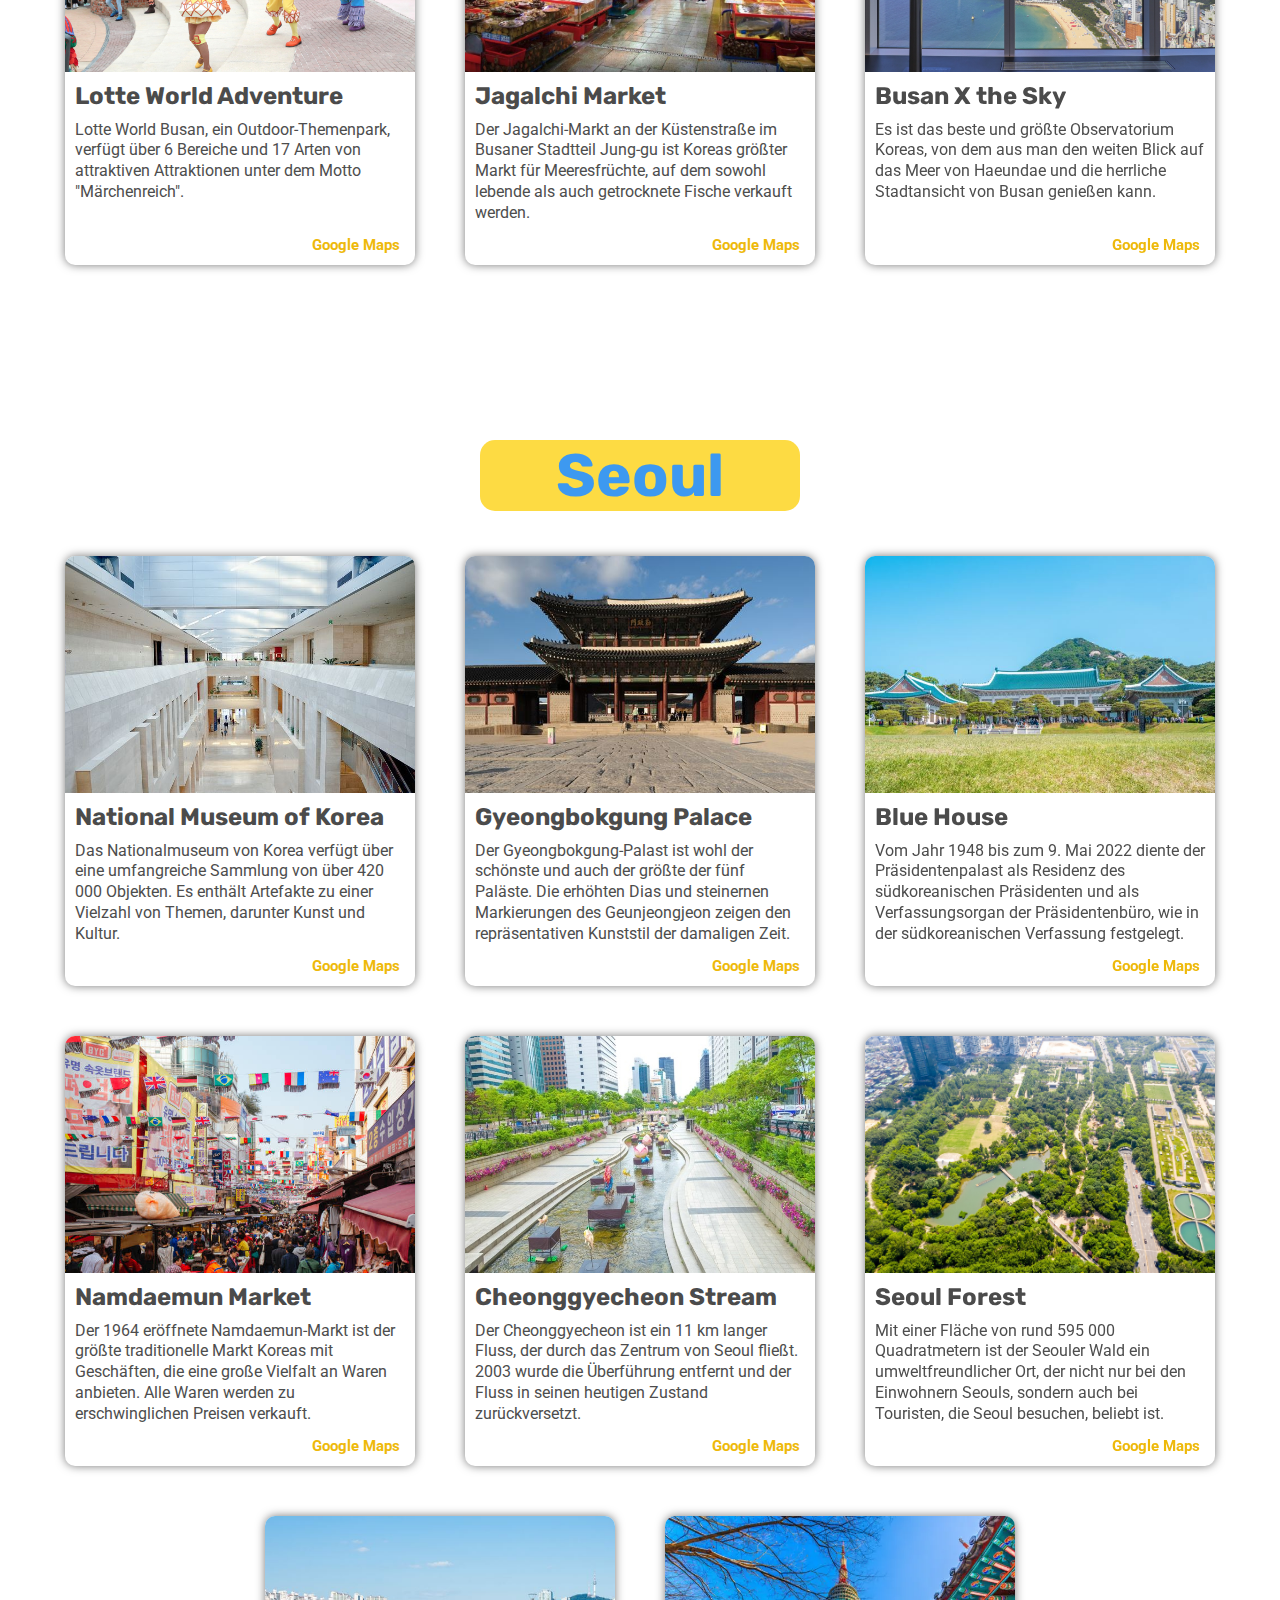
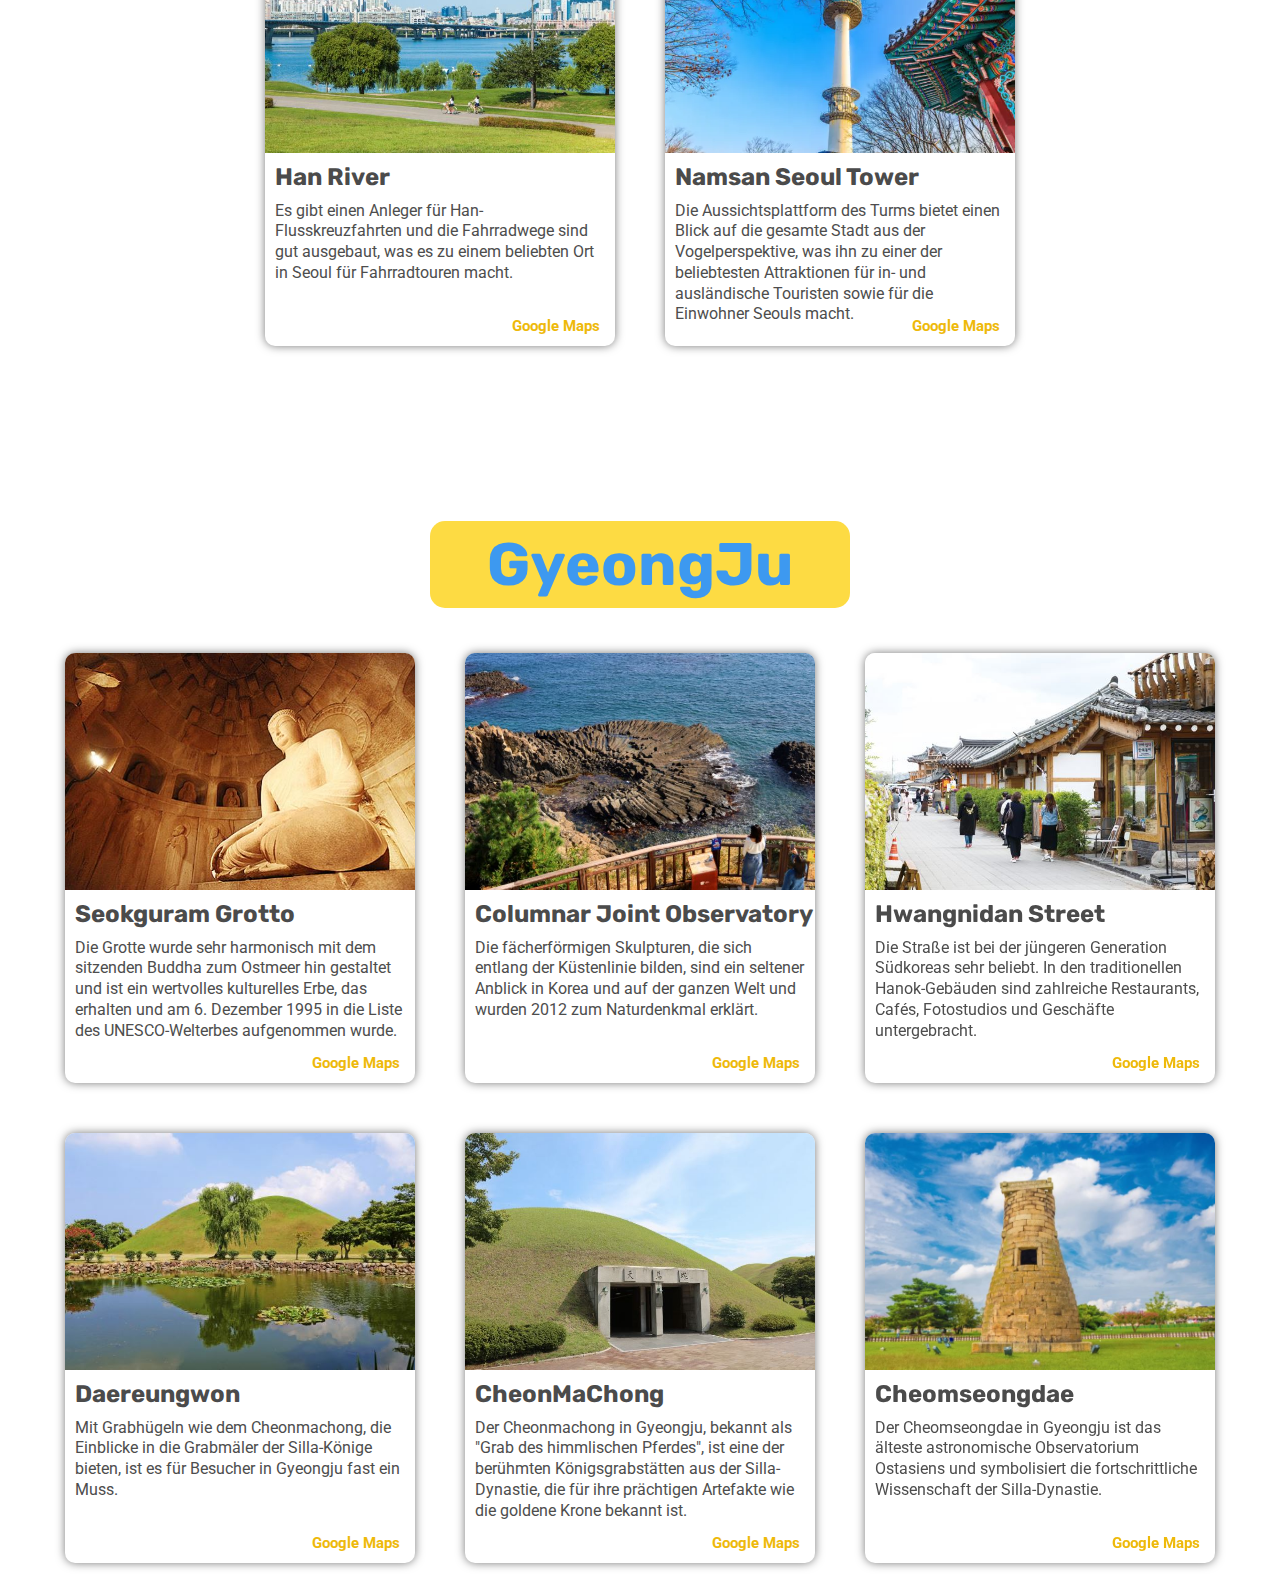
<file: trip.html>
<!DOCTYPE html>
<html lang="en">

<head>
    <meta charset="UTF-8">
    <meta name="viewport" content="width=device-width, initial-scale=1.0">
    <title>Document</title>
    <link rel="stylesheet" href="https://cdnjs.cloudflare.com/ajax/libs/font-awesome/6.4.2/css/all.min.css"
        integrity="sha512-z3gLpd7yknf1YoNbCzqRKc4qyor8gaKU1qmn+CShxbuBusANI9QpRohGBreCFkKxLhei6S9CQXFEbbKuqLg0DA=="
        crossorigin="anonymous" referrerpolicy="no-referrer" />
    <link rel="stylesheet" href="./style.css" type="text/css">
    <script src="http://ajax.googleapis.com/ajax/libs/jquery/1.9.1/jquery.min.js"></script>
    <script src="http://mattstow.com/experiment/responsive-image-maps/jquery.rwdImageMaps.min.js"></script>

</head>

<body>
    <div id="moveTop" onclick="scrollTopFunction()"><i class="fa-solid fa-chevron-up"></i></div>
    <div class="navbar">
        <div class="wrap">
            <div class="nav_logo">
                <i class="fa-solid fa-plane-departure"></i>
                <a href="./index.html">Bjaeya's Reisetipps</a>
            </div>
            <ul class="nav_menu">
                <a href="./index.html">
                    <li>Übersicht</li>
                </a>
                <a href="./location.html">
                    <li>Unterkunft</li>
                </a>
                <a href="./trip.html">
                    <li>Sehenswürdigkeiten </li>
                </a>
                <a href="./ferry.html" style="display: none;">
                    <li>FERRY</li>
                </a>
            </ul>
            <a href="#" class="nav_icon">
                <i class="fa-solid fa-bars"></i>
            </a>
        </div>
    </div>

    <div class="korea_map">
        <div class="korea_sub">
            <div class="korea_sub_text">
                <h3>Korea Tourist Map</h3>
                <p>Wählen Sie die Stadt, die Sie interessiert!</p>
                <p><i class="fa-solid fa-star-of-life" style="color: rgb(252, 91, 91); font-size: 12px;"></i>
                    Touristenattraktionen, <br />die durch den <span>BusanPass</span> abgedeckt sind,<br /> sind in der
                    oberen rechten Ecke markiert.</p>
            </div>
        </div>

        <img src="./images/korea.png">
        <div class="korea_text">
            <a href="#seoul" class="korea_city seoul"><i class="fa-solid fa-location-dot"
                    style="color: rgb(250, 85, 85);"></i> SEOUL</a>
            <a href="#busan" class="korea_city busan">BUSAN <i class="fa-solid fa-location-dot"
                    style="color: rgb(250, 85, 85);"></i></a>
            <a href="#gyeongju" class="korea_city gyeongju">GYEONGJU <i class="fa-solid fa-location-dot"
                    style="color: rgb(250, 85, 85);"></i></a>
        </div>

    </div>



    <div class="city" id="busan">
        <h2>Busan</h2>
    </div>

    <img src="./images/map.png" usemap="#image-map" class="busan_map">

    <map name="image-map">
        <area target="_blank" alt="" title="" href="#lotte" coords="956,501,693,454" shape="rect">
        <area target="_blank" alt="" title="" href="#temple" coords="943,505,1144,551" shape="rect">
        <area target="_blank" alt="" title="" href="#sky" coords="455,569,805,625" shape="rect">
        <area target="_blank" alt="" title="" href="#seafood" coords="204,698,552,754" shape="rect">
        <area target="_blank" alt="" title="" href="#cable" coords="315,758,552,806" shape="rect">
        <area target="_blank" alt="" title="" href="#train" coords="811,564,1082,622" shape="rect">
    </map>

    <div class="content">
        <div class="card" id="temple">
            <div class="card_img">
                <img src="./images/temple.jpg" alt="temple">
            </div>
            <div class="card_text">
                <h2>Haedong Yonggung Temple</h2>
                <p>Diese großartige Attraktion bietet den Besuchern die seltene Gelegenheit, einen Tempel an der Küste
                    zu sehen; die meisten Tempel in Korea befinden sich in den Bergen.</p>
                <a href="https://maps.app.goo.gl/Gt2zMgc4DbRotS8W7" target="_blank"><i class="fa-solid fa-location-dot"
                        style="color: rgb(250, 85, 85);"></i> Google Maps</a>
            </div>
        </div>
        <div class="card" id="train">
            <div class="card_img">
                <a class="busanpass" href="https://www.visitbusanpass.com/attractions/_detail?id=GO0000000042"
                    target="_blank">BUSANPASS</a>
                <img src="./images/train.jpg" alt="temple">
            </div>
            <div class="card_text">
                <h2>Haeundae Beach train</h2>
                <p>Der Haeundae Blue Line Park Beach Train, der entlang der Küstenlandschaft fährt, indem er die alten
                    Bahnanlagen der Donghae-Nambu-Linie auf einem 4,8 km langen Abschnitt umgestaltet.</p>
                <a href="https://maps.app.goo.gl/4LcywdCGZkmvzBw49" target="_blank"><i class="fa-solid fa-location-dot"
                        style="color: rgb(250, 85, 85);"></i> Google Maps</a>
            </div>
        </div>
        <div class="card" id="cable">
            <div class="card_img">
                <a class="busanpass" href="https://www.visitbusanpass.com/attractions/_detail?id=GO0000000267"
                    target="_blank">BUSANPASS</a>
                <img src="./images/cable.jpg" alt="temple">
            </div>
            <div class="card_text">
                <h2>Songdo Cable Car</h2>
                <p>Sie überquert 1,62 Kilometer Ozean, erreicht Höhen von bis zu 86 Metern und bietet aufregende Fahrten
                    durch turbulentes Wasser und zerklüftete Klippen.</p>
                <a href="https://maps.app.goo.gl/yGC4PxZj8epg9Qja7" target="_blank"><i class="fa-solid fa-location-dot"
                        style="color: rgb(250, 85, 85);"></i> Google Maps</a>
            </div>
        </div>
        <div class="card" id="lotte">
            <div class="card_img">
                <a class="busanpass" href="https://www.visitbusanpass.com/attractions/_detail?id=GO0000000270"
                    target="_blank">BUSANPASS</a>
                <img src="./images/lotte.jpg" alt="lotte_pic">
            </div>
            <div class="card_text">
                <h2>Lotte World Adventure</h2>
                <p>Lotte World Busan, ein Outdoor-Themenpark, verfügt über 6 Bereiche und 17 Arten von attraktiven
                    Attraktionen unter dem Motto "Märchenreich".</p>
                <a href="https://maps.app.goo.gl/S8ga4XmsmkeANhkaA" target="_blank"><i class="fa-solid fa-location-dot"
                        style="color: rgb(250, 85, 85);"></i> Google Maps</a>
            </div>
        </div>
        <div class="card" id="seafood">
            <div class="card_img">
                <img src="./images/fish.JPG" alt="temple">
            </div>
            <div class="card_text">
                <h2>Jagalchi Market</h2>
                <p>Der Jagalchi-Markt an der Küstenstraße im Busaner Stadtteil Jung-gu ist Koreas größter Markt für
                    Meeresfrüchte, auf dem sowohl lebende als auch getrocknete Fische verkauft werden.</p>
                <a href="https://maps.app.goo.gl/yaoCvos5Ae1zan5dA" target="_blank"><i class="fa-solid fa-location-dot"
                        style="color: rgb(250, 85, 85);"></i> Google Maps</a>
            </div>
        </div>
        <div class="card" id="sky">
            <div class="card_img">
                <a class="busanpass" href="https://www.visitbusanpass.com/attractions/_detail?id=GO0000000269"
                    target="_blank">BUSANPASS</a>
                <img src="./images/xsky.jpg" alt="temple">
            </div>
            <div class="card_text">
                <h2>Busan X the Sky</h2>
                <p>Es ist das beste und größte Observatorium Koreas, von dem aus man den weiten Blick auf das Meer von
                    Haeundae und die herrliche Stadtansicht von Busan genießen kann.</p>
                <a href="https://maps.app.goo.gl/koAvXFQYp8H3crEW8" target="_blank"><i class="fa-solid fa-location-dot"
                        style="color: rgb(250, 85, 85);"></i> Google Maps</a>
            </div>
        </div>



        <div class="city" id="seoul">
            <h2>Seoul</h2>
        </div>
        <div class="content">
            <div class="card" id="sky">
                <div class="card_img">
                    <img src="./images/museum.JPG" alt="temple">
                </div>
                <div class="card_text">
                    <h2>National Museum of Korea</h2>
                    <p>Das Nationalmuseum von Korea verfügt über eine umfangreiche Sammlung von über 420 000 Objekten.
                        Es enthält Artefakte zu einer Vielzahl von Themen, darunter Kunst und Kultur.</p>
                    <a href="https://maps.app.goo.gl/MLHY9bA9ybFqjvA29" target="_blank"><i
                            class="fa-solid fa-location-dot" style="color: rgb(250, 85, 85);"></i> Google Maps</a>
                </div>
            </div>
            <div class="card" id="sky">
                <div class="card_img">

                    <img src="./images/palace.JPG" alt="temple">
                </div>
                <div class="card_text">
                    <h2>Gyeongbokgung Palace</h2>
                    <p>Der Gyeongbokgung-Palast ist wohl der schönste und auch der größte der fünf Paläste. Die erhöhten
                        Dias und steinernen Markierungen des Geunjeongjeon zeigen den repräsentativen Kunststil der
                        damaligen Zeit.</p>
                    <a href="https://maps.app.goo.gl/MLHY9bA9ybFqjvA29" target="_blank"><i
                            class="fa-solid fa-location-dot" style="color: rgb(250, 85, 85);"></i> Google Maps</a>
                </div>
            </div>
            <div class="card" id="sky">
                <div class="card_img">

                    <img src="./images/bluehouse.JPG" alt="bluehouse">
                </div>
                <div class="card_text">
                    <h2>Blue House</h2>
                    <p>Vom Jahr 1948 bis zum 9. Mai 2022 diente der Präsidentenpalast als Residenz des südkoreanischen
                        Präsidenten und als Verfassungsorgan der Präsidentenbüro, wie in der südkoreanischen Verfassung
                        festgelegt.</p>
                    <a href="https://maps.app.goo.gl/njob1AHkcLDzsVxn6" target="_blank"><i
                            class="fa-solid fa-location-dot" style="color: rgb(250, 85, 85);"></i> Google Maps</a>
                </div>
            </div>
            <div class="card" id="sky">
                <div class="card_img">
                    <img src="./images/local.jpg" alt="temple">
                </div>
                <div class="card_text">
                    <h2>Namdaemun Market</h2>
                    <p>Der 1964 eröffnete Namdaemun-Markt ist der größte traditionelle Markt Koreas mit Geschäften, die
                        eine große Vielfalt an Waren anbieten. Alle Waren werden zu erschwinglichen Preisen verkauft.
                    </p>
                    <a href="https://maps.app.goo.gl/MLHY9bA9ybFqjvA29" target="_blank"><i
                            class="fa-solid fa-location-dot" style="color: rgb(250, 85, 85);"></i> Google Maps</a>
                </div>
            </div>
            <div class="card" id="sky">
                <div class="card_img">
                    <img src="./images/water.jpg" alt="temple">
                </div>
                <div class="card_text">
                    <h2>Cheonggyecheon Stream</h2>
                    <p>Der Cheonggyecheon ist ein 11 km langer Fluss, der durch das Zentrum von Seoul fließt. 2003 wurde
                        die Überführung entfernt und der Fluss in seinen heutigen Zustand zurückversetzt.</p>
                    <a href="https://maps.app.goo.gl/MLHY9bA9ybFqjvA29" target="_blank"><i
                            class="fa-solid fa-location-dot" style="color: rgb(250, 85, 85);"></i> Google Maps</a>
                </div>
            </div>

            <div class="card" id="sky">
                <div class="card_img">

                    <img src="./images/forest.jpg" alt="temple">
                </div>
                <div class="card_text">
                    <h2>Seoul Forest</h2>
                    <p>Mit einer Fläche von rund 595 000 Quadratmetern ist der Seouler Wald ein umweltfreundlicher Ort,
                        der nicht nur bei den Einwohnern Seouls, sondern auch bei Touristen, die Seoul besuchen, beliebt
                        ist.</p>
                    <a href="https://maps.app.goo.gl/MLHY9bA9ybFqjvA29" target="_blank"><i
                            class="fa-solid fa-location-dot" style="color: rgb(250, 85, 85);"></i> Google Maps</a>
                </div>
            </div>
            <div class="card" id="sky">
                <div class="card_img">
                    <img src="./images/hanriver.jpg" alt="temple">
                </div>
                <div class="card_text">
                    <h2>Han River</h2>
                    <p>
                        Es gibt einen Anleger für Han-Flusskreuzfahrten und die Fahrradwege sind gut ausgebaut, was es
                        zu einem beliebten Ort in Seoul für Fahrradtouren macht.</p>
                    <a href="https://maps.app.goo.gl/aNimfrWDimnZEPfZ9" target="_blank"><i
                            class="fa-solid fa-location-dot" style="color: rgb(250, 85, 85);"></i> Google Maps</a>
                </div>
            </div>
            <div class="card" id="sky">
                <div class="card_img">
                    <img src="./images/tower.PNG" alt="temple">
                </div>
                <div class="card_text">
                    <h2>Namsan Seoul Tower</h2>
                    <p>Die Aussichtsplattform des Turms bietet einen Blick auf die gesamte Stadt aus der
                        Vogelperspektive, was ihn zu einer der beliebtesten Attraktionen für in- und ausländische
                        Touristen sowie für die Einwohner Seouls macht.</p>
                    <a href="https://maps.app.goo.gl/MLHY9bA9ybFqjvA29" target="_blank"><i
                            class="fa-solid fa-location-dot" style="color: rgb(250, 85, 85);"></i> Google Maps</a>
                </div>
            </div>


        </div>


        <div class="city gyeongju" id="gyeongju">
            <h2>GyeongJu</h2>
        </div>
        <div class="content">
            <div class="card" id="sky">
                <div class="card_img">
                    <img src="./images/buddha.JPG" alt="temple">
                </div>
                <div class="card_text">
                    <h2>Seokguram Grotto</h2>
                    <p>Die Grotte wurde sehr harmonisch mit dem sitzenden Buddha zum Ostmeer hin gestaltet und ist ein
                        wertvolles kulturelles Erbe, das erhalten und am 6. Dezember 1995 in die Liste des
                        UNESCO-Welterbes aufgenommen wurde.</p>
                    <a href="https://maps.app.goo.gl/q3kX3tm6smEyLCKe9" target="_blank"><i
                            class="fa-solid fa-location-dot" style="color: rgb(250, 85, 85);"></i> Google Maps</a>
                </div>
            </div>
            <div class="card" id="sky">
                <div class="card_img">

                    <img src="./images/jusang.JPG" alt="temple">
                </div>
                <div class="card_text">
                    <h2>Columnar Joint Observatory</h2>
                    <p>Die fächerförmigen Skulpturen, die sich entlang der Küstenlinie bilden, sind ein seltener Anblick
                        in Korea und auf der ganzen Welt und wurden 2012 zum Naturdenkmal erklärt.</p>
                    <a href="https://maps.app.goo.gl/xmKbaqXjoRjYW6AFA" target="_blank"><i
                            class="fa-solid fa-location-dot" style="color: rgb(250, 85, 85);"></i> Google Maps</a>
                </div>
            </div>
            <div class="card" id="sky">
                <div class="card_img">
                    <img src="./images/hwang.JPG" alt="temple">
                </div>
                <div class="card_text">
                    <h2>Hwangnidan Street</h2>
                    <p>Die Straße ist bei der jüngeren Generation Südkoreas sehr beliebt. In den traditionellen
                        Hanok-Gebäuden sind zahlreiche Restaurants, Cafés, Fotostudios und Geschäfte untergebracht.
                    </p>
                    <a href="https://maps.app.goo.gl/8zB6qTwfiNVby81u5" target="_blank"><i
                            class="fa-solid fa-location-dot" style="color: rgb(250, 85, 85);"></i> Google Maps</a>
                </div>
            </div>
            <div class="card" id="sky">
                <div class="card_img">
                    <img src="./images/daereung.JPG" alt="temple">
                </div>
                <div class="card_text">
                    <h2>Daereungwon</h2>
                    <p>Mit Grabhügeln wie dem Cheonmachong, die Einblicke in die Grabmäler der Silla-Könige bieten, ist
                        es für Besucher in Gyeongju fast ein Muss.</p>
                    <a href="https://maps.app.goo.gl/u2pQH8FM8ipHDe8S7" target="_blank"><i
                            class="fa-solid fa-location-dot" style="color: rgb(250, 85, 85);"></i> Google Maps</a>
                </div>
            </div>

            <div class="card" id="sky">
                <div class="card_img">

                    <img src="./images/cheonma.JPG" alt="temple">
                </div>
                <div class="card_text">
                    <h2>CheonMaChong</h2>
                    <p>Der Cheonmachong in Gyeongju, bekannt als "Grab des himmlischen Pferdes", ist eine der berühmten
                        Königsgrabstätten aus der Silla-Dynastie, die für ihre prächtigen Artefakte wie die goldene
                        Krone bekannt ist. </p>
                    <a href="https://maps.app.goo.gl/HhDcsKxLkNqGLv4j7" target="_blank"><i
                            class="fa-solid fa-location-dot" style="color: rgb(250, 85, 85);"></i> Google Maps</a>
                </div>
            </div>
            <div class="card" id="sky">
                <div class="card_img">
                    <img src="./images/cheom.JPG" alt="temple">
                </div>
                <div class="card_text">
                    <h2>Cheomseongdae</h2>
                    <p>Der Cheomseongdae in Gyeongju ist das älteste astronomische Observatorium Ostasiens und
                        symbolisiert die fortschrittliche Wissenschaft der Silla-Dynastie.</p>
                    <a href="https://maps.app.goo.gl/1JzmfnZpDGaS2rsY8" target="_blank"><i
                            class="fa-solid fa-location-dot" style="color: rgb(250, 85, 85);"></i> Google Maps</a>
                </div>
            </div>
        </div>


    </div>


    <script src="./app.js"></script>
    <script>
        window.addEventListener('scroll', function () {
            // 스크롤 위치가 100px을 초과하면 "on" 클래스 추가, 그렇지 않으면 제거
            if (window.scrollY > 100) {
                document.getElementById("moveTop").classList.add("on");
            } else {
                document.getElementById("moveTop").classList.remove("on");
            }
        });

        function scrollTopFunction() {
            // 부드러운 스크롤 효과로 페이지 상단으로 이동
            window.scrollTo({ top: 0, behavior: 'smooth' });
        }
    </script>
</body>

</html>
</file>
<file: style.css>
@import url('https://fonts.googleapis.com/css2?family=Rubik&display=swap');
@import url('https://fonts.googleapis.com/css2?family=Roboto&display=swap');
:root {
    --color-main: rgb(61, 153, 240);
    --color-sub: #fddb43;
    --color-sub2:#e0bfff;
}
*{
    margin: 0;
    padding: 0;
    box-sizing: border-box;
}
body {
    font-family: 'Rubik', sans-serif;
}

#moveTop{
    width: 46px;
    height: 46px;
    display: flex;
    align-items: center;
    justify-content: center;
    border-radius: 50px;
    color:rgb(114, 114, 114);
    font-size: 22px;
    position: fixed;
    bottom: 25px;
    right: 30px;
    background-color: rgba(255, 233, 162, 0.829);
    opacity: 0;
    transition: 0.7s ease;
}
#moveTop.on{
    opacity: 1;
    cursor: pointer;
    z-index: 10;
}

/*-------------------네비메뉴---------------*/
.navbar {
    width: 100%;
    box-shadow: 0px 0px 8px rgb(187, 187, 187);
    /* background-color: rgb(224, 109, 68); */
}

.wrap {
    width: 1200px;
    margin: 0 auto;
    display: flex;
    justify-content: space-between;
    align-items: center;
}

.nav_logo {
    display: flex;
    align-items: center;
    /* 비행기로고 사이즈 */
    font-size: 25px;
    color: var(--color-sub);
    padding: 15px;
}

.nav_logo a {
    text-decoration: none;
    color: var(--color-main);
    font-size: 30px;
    font-weight: bold;
    padding: 0 8px
}

.nav_menu {
    display: flex;
    list-style: none;
    margin: 0;
    padding: 0;
}
.nav_menu a {
    width:100%;
    padding: 0;
    text-decoration: none;
    color: var(--color-main);
    font-size: 20px;
    font-weight: bold;
}
.nav_menu a:hover {
    background-color: var(--color-sub);
    border-radius: 10px;
}
li {
    width: 100%;
    padding: 8px 12px;
}


.nav_icon {
    position: absolute;
    right: 18px;
    font-size: 28px;
    color: var(--color-sub);
    padding-top: 13px;
    display: none;
}

.busan_map {
    max-width: 100%;
    height: auto;
    display: none;
}

/*--------------------메인화면 테이블---------------------*/
.table_wrap{
    width: 1000px;
    margin: 0 auto;
    margin-top: 50px;
    margin-bottom: 50px;
}
.table_wrap table{
    width: 100%;
    border-collapse: collapse;
    color: rgb(80, 80, 80);
    font-size: 14px;
}
.table_wrap table th,td{
    width:50px;
    height: 35px;
    /* border: 1px solid rgb(199, 199, 199); */
    text-align: center;
    padding:1px;
}
.table_wrap table th p{
    width: 28px;
    margin: 0 auto;
    padding: 2px 0;
    border-radius: 10px;
    background-color: rgb(236, 236, 236);
}
.name{
    margin: 0;
    margin-right: 10px;
    padding: 2px 1px;
    background-color: rgb(236, 236, 236);
    border-radius: 10px;
}
.Klaus hr{border: 9px solid #88d9ff; border-radius: 10px;}
.Heidi hr{border: 9px solid #e0bfff; border-radius: 10px;}
.Bosse hr{border: 9px solid #ffcbcb; border-radius: 10px;}
.Torben hr{border: 9px solid #fff12d; border-radius: 10px;}
.Eva hr{border: 9px solid #fdb4e7; border-radius: 10px;}
.Mirja hr{border: 9px solid #beff81; border-radius: 10px;}
.Jaeya hr{border: 9px solid #ffd781; border-radius: 10px;}
.Bjarne hr{border: 9px solid #a3c79e; border-radius: 10px;}
.schedule{
    font-size: 14px;
    background-color: #ff58abc2;
    border-radius: 10px;
    color: rgb(247, 247, 247);
}

/*----------경주 글씨크기 변경부분----------*/

.normalSize{
    display: block;
}
.smallSize{
    display: none;
}

/*---------------비행기 시간 표---------------*/
.flight{
    width:100%;
}
.flight table{
    margin: 20px auto;
    width: 35%;
    border-collapse: collapse;
}

.flight table td{
    height: 50px;
    color: rgb(63, 63, 63);
}
.flight table th{
    height: 32px;
    font-size:16px;
    color: rgb(75, 75, 75);
}
.flight table tr{
    border-bottom: 2px solid white;
}
.flight table tr td:first-child{
    width: 30%;
    font-size: 14px;
    background-color: #ffe9ae;
}
.flight table tr td:nth-child(2){
    font-size: 14px;
    background-color: rgb(231, 231, 231);
}

.flight table i{
    color: rgb(255, 196, 0);
}



/*---------------------팁-------------------*/

.service{
    width: 1000px;
    margin: 0 auto;
}
.service_item{
    width: 100%;
    display: flex;
    align-items: center;
    justify-content: center;
    margin: 80px 0;
}
.service_img{
    width: 400px;
}
.service_text{
    width: 600px;
}

.service_item h2{
    color: rgb(82, 82, 82);
    margin: 20px 0;
}
.service_item p{
    line-height: 1.6;
    font-size: 18px;
    color: rgb(82, 82, 82);
}
.service_text a{
    color: rgba(250, 185, 6, 0.993);
    margin: 2px 0;
    font-size: 18px;
    display: inline-block;
    text-decoration: none;
    font-family: 'Rubik', sans-serif;
    font-weight: bold;
}





/*---------------------추천장소 / 지도맵--------------------*/

.korea_map{
    margin: 0 auto;
    margin-top: 20px;
    margin-bottom: 20px;
    position: relative;
    display: flex;
    width: 800px;
}

.korea_map img{
    width: 50%;
    display: none;
}
.korea_sub{
    width: 50%;
    display: flex;
    align-items: center;
    text-align: center;
    padding-right: 50px;
}
.korea_text{
    width: 50%;
    height: 600px;
    background-image: url('./images/korea.png');
    background-repeat: no-repeat;
    background-size: cover;
}
.korea_sub_text h3{
    color: rgb(0, 132, 255);
    font-size: 40px;
    margin: 30px 0;
}
.korea_sub_text p{
    font-size: 18px;
    margin: 0 auto;
    color: rgb(63, 63, 63);
    line-height: 1.4;
}
.korea_sub_text p:nth-child(3){
    padding-top: 30px;
    font-size: 17px;
}
.korea_city{
    padding: 5px;
    border-radius: 10px;
    color: rgb(42, 134, 255);
    font-weight: bold;
    position: absolute;
    font-size: 22px;
    text-shadow: 2px 2px 1px rgb(255, 224, 46);
    text-decoration: none;
}

.seoul{
    top: 110px;
    left: 505px;
}
.busan{
    top: 395px;
    left: 640px;
}
.gyeongju{
    top: 305px;
    left: 625px;
}

/*---------------------추천장소 / 카드--------------------*/
.city {
    width: 100%;
    display: block;
    text-align: center;
    font-size: 40px;
    margin: 0 auto;
    margin-top: 150px;
    margin-bottom: 20px;
    color: var(--color-main);
}

.city h2 {
    width: 320px;
    display: inline-block;
    margin: 0;
    background-color: var(--color-sub);
    padding: 0;
    border-radius: 15px;
}
.gyeongju h2{
    width: 420px;
    padding: 8px 0;
}

.content {
    width: 1200px;
    display: flex;
    flex-wrap: wrap;
    margin: 0 auto;
    justify-content: center;
}

.card {
    width: 350px;
    height: 430px; 
    margin: 25px;
    overflow: hidden;
    border-radius: 10px;
    box-shadow: 0px 0px 10px rgb(121, 121, 121);
}
.card_img{
    width: 100%;
    height: 55%;
    position: relative;
}
.card img {
    width: 100%;
    height: 100%;
    background-repeat: no-repeat;
    object-fit: cover;
}

.card_text{
    width: 100%;
    height: 45%;
    position: relative;
}

.card_text h2 {
    margin: 10px 0 0;
    padding-left: 10px;
    color: rgb(75, 75, 75);
}
.card_text p,a{
    margin: 0;
    padding: 10px 10px 0 10px;
    color: rgb(77, 77, 77);
    font-size: 16px;
    line-height: 1.3;
    font-family: 'Roboto', sans-serif;
}
.card_text a{
    display: inline-block;
    text-decoration: none;
    color: rgb(238, 185, 10);
    font-weight: bold;
    margin-top: 5px;
    position: absolute;
    right: 5px;
    bottom: 20px;
    font-size: 15px;
}

.busanpass {
    text-decoration: none;
    font-size: 13px;
    color: rgb(250, 49, 49);
    width: 88px;
    padding: 4px 7px 1px;
    background-color: gold;
    font-weight: bold;
    position: absolute;
    top: 10px;
    right: 10px;
    border-radius: 5px;
    border: 1px solid rgb(255, 120, 71);
}

/*------------------------위치----------------------*/
.map_wrap{
    width: 1200px;
    margin: 0 auto;
    margin-bottom: 120px;
    display: flex;
    justify-content: center;
    align-items: center;
}
.map_text{
    justify-content: center;
    text-align: center;
    width: 400px;
}
.map_text h2{
    color: var(--color-main);
    padding: 15px;
    text-decoration: underline var(--color-sub);
    text-decoration-thickness: 3px;
    text-underline-offset:6px;
}

.map_text p{
    color: rgb(105, 105, 105);
    line-height: 1.5;
}
.map_text p:nth-child(2){
    font-weight: bold;
}
.checkTime{
    color: rgb(126, 126, 126);
    padding: 2px;
    margin: 0;
    font-size: 15px;
    line-height: 1.3;
}
.checkTime span{
    color: rgb(233, 100, 100);
    font-weight: bold;
}

/*----------페리----------------------------*/

.ferry_wrap{
    width: 1200px;
    margin: 0 auto;
}
.ferry_item{
    width: 100%;
    display: flex;
    justify-content: center;
    align-items: center;
}
.ferry_title{
    width:600px;
    text-align: center;
}
.ferry_title h4{
    font-size: 35px;
    padding: 25px;
    font-family: 'Roboto', sans-serif;
    color:#459cff
}
.ferry_title img{
    width: 400px;
}
.ferry_text{
    width:600px;
    /* text-align: center; */
    padding:5px;
    font-family: 'Roboto', sans-serif;
    color:#535353;
    line-height: 1.4;
}
.ferry_text h5{
    font-size: 21px;
    padding:4px 0;
}
.ferry_text hr{
    border: none;
    border-top: 1px solid rgb(161, 161, 161);
    margin: 0 0 7px;
}
.ferry_text a{
    text-decoration: none;
    margin: 10px 0;
    padding: 4px;
    border-radius: 3px;
    /* font-weight: bold; */
    color: rgb(105, 105, 105);
    display: inline-block;
    background-color: #fff12d;
    font-size: 15px;
    font-family: 'Rubik', sans-serif;
    font-weight: bold;
}
.ferry_text img{
    width: 100%;
}




/*------------------미디어 쿼리-----------------------*/

@media screen and (max-width: 1279px) {
    .navbar {
        width: 100%;
    }
    .wrap {
        width: 790px;
    }
    .nav_menu li a {
        font-size: 18px;
    }
    

    /*----------경주 글씨크기 변경부분----------*/

    .normalSize{
        display: block;
    }
    .smallSize{
        display: none;
    }

  
  
    /*---------------비행기 시간 표---------------*/
    .flight table{
        width: 57%;
    }
    .flight table tr td:first-child{
        width: 30%;
        font-size: 14px;
    }




    /*---------------Trip 메뉴----------------*/
    .content {
        width: 870px;
    }

    .korea_map{
    width: 750px;
    }
    .korea_sub{
        padding-right: 35px; 
    }
    .korea_sub_text{
        width: 100%;
    }
    
    .korea_sub_text h3{
        font-size: 32px;
        margin: 20px 0;
  
    }
    .korea_sub_text p{
        font-size: 18px;
        margin: 0 auto;
        color: rgb(63, 63, 63);
        line-height: 1.4;
    }
    .korea_sub_text p:nth-child(3){
        padding-top: 20px;
        font-size: 17px;
    }

    .korea_text{
        height: 500px;
    }
    .korea_city{
        padding: 5px;
        font-size: 20px;
    }

    .seoul{
        top: 100px;
        left: 470px;
    }
    .busan{
        top: 370px;
        left: 600px;
    }
    .gyeongju{
        top: 290px;
        left: 590px;
    }

    .card {
        width: 270px;
        margin: 10px;
        height: 470px;
    }

    .busanpass {
        font-size: 12px;
        width: 82px;
        right: 10px;
    }

    /*글씨체가 큰 것들만*/
    .card:nth-child(2) h2,
    .card:nth-child(4) h2 {
        font-size: 15px;
        padding-top: 3px;
    }

    .card_text h2 {
        padding-top: 3px;
        font-size: 17px;
    }
    .table_wrap{
        width: 750px;
        display: flex;
        justify-content: center;
    }
    .table_wrap table{
        width: 750px;
    }
    .name{
        padding: 2px 8px;
    }

    .service{
        width: 780px;
        margin: 0 auto;
    }
    .service_item{
        padding: 30px;
    }
    .service_img{
        width: 288px;
    }
    .service_text{
        width: 432px;
    }

    .map_wrap{
        width: 800px;
    }
    .map_text{
        width: 350px;
    }
    .map_text h2{
        padding: 15px;
        font-size: 22px;
    }
    .map_text p{
        color: rgb(105, 105, 105);
        line-height: 1.5;
        font-size: 16px;
    }

    /*----------페리----------------------------*/

    .ferry_wrap{
        width: 700px;
    }
    .ferry_title{
        width:350px;
    }
    .ferry_title h4{
        font-size: 26px;
        padding: 25px 0 10px;
        margin: 0;
    }
    .ferry_title img{
        width: 100%;
    }
    .ferry_text{
        width:350px;
    
    }
}

@media screen and (max-width: 768px) {
    .navbar {
        width: 100%;
    }
    .wrap {
        margin: 0 auto;
        flex-direction: column;
        align-items: flex-start;
        width: 100%;
    }
    .table_wrap table{
        font-size: 12px;
    }

    .nav_menu {
        display: none;
        flex-direction: column;
        align-items: center;
        width: 100%;
    }

    .nav_logo {
        font-size: 20px;
    }

    .nav_logo a {
        font-size: 22px;
    }

    li {
        width: 100%;
        text-align: center;
    }

    .nav_menu li a {
        padding: 0 20px;
    }

    .nav_icon {
        display: block;
    }

    .nav_menu.active {
        display: flex;
    }

    /*----------인덱스----------*/

    .normalSize{
        display: none;
    }
    .smallSize{
        display: block;
        font-size: 12px;
    }

    /*---------------비행기 시간 표---------------*/
    .flight table{
        margin: 20px auto;
        width: 90%;
    }
    .flight table tr td:first-child{
        width: 20%;
        font-size: 13px;
    }



    .busan_map{
        margin: 0 auto;
        width:400px;
        display: block;
        margin-top: 50px;
        margin-bottom: 50px;
    }
    
    .korea_map{
        width: 370px;
        flex-wrap: wrap;
        margin-top: 50px;
        margin-bottom: 100px;
    }
    .korea_sub{
        width: 100%;
        margin: 0 auto;
        padding-right: 0px;
        padding-left: 0px;
    }

    
    .korea_sub_text h3{
        font-size: 30px;
        margin: 20px 0;
    }
    .korea_sub_text p{
        font-size: 17px;
        margin: 0 auto;
        color: rgb(63, 63, 63);
        line-height: 1.4;
    }
    .korea_sub_text p:nth-child(3){
        padding-top: 20px;
        font-size: 16px;
    }

    .korea_text{
        margin:0 auto;
        width: 100%;
        height: 600px;
        background-size: 370px;
    }
    .korea_city{
        padding: 5px;
        font-size: 20px;
    }

    .seoul{
        top: 288px;
        left: 98px;
    }
    .busan{
        top: 550px;
        left: 220px;
    }
    .gyeongju{
        top: 465px;
        left: 215px;
    }

    /*-----------지역추천--------------*/

    .city {
        width: 100%;
        font-size: 40px;
    }

    .gyeongju h2{
        width: 360px;
    }

    .content {
        width: auto;
    }

    .card {
        width: 320px;
        height: 430px;
        margin: 15px;
    }
    .busanpass {
        font-size: 13px;
        width: 88px;
    }
    .card:nth-child(2) h2,/*글씨체가 큰 것들만*/ 
    .card:nth-child(4) h2 {
        font-size: 20px;
        padding-top: 3px;
    }
    .card_text h2 {
        padding-top: 0px;
        font-size: 24px;
    }
    .table_wrap{
        width: 360px;
        display: flex;
        justify-content: center;
    }
    .table_wrap table{
        width: 360px;
    }
    .table_wrap table th p{ /*날짜*/
        width: 20px;
        font-size: 12px;
    }
    .name{
        margin-right: 5px;
        font-size: 14px;
        padding: 2px 5px;
    }
    .schedule{
        font-size: 5px;
    }

    /*----------------팁-----------------*/

    .service{
        width: auto;
    }
    .service_item{
        flex-wrap: wrap;
        margin: 60px 0;
        padding: 20px;
    }
    .service_text{
        width: 380px;
    }
    .service_img{
        width: 340px;
    }
    /*
    .service_item img:nth-child(2){
        height: 220px;
    }*/
    .service_item h2{
        margin: 20px 0;
        font-size: 23px;
    }
    .service_item p{
        line-height: 1.6;
        font-size: 18px;
        color: rgb(82, 82, 82);
    }
    .service_text a{
        margin: 10px 0;
        font-size: 18px;
        display: inline-block;
        text-decoration: none;
    }

    /*---------------지도----------------*/

    .map_wrap{
        flex-wrap: wrap;
        width: auto;
    }
    .map_text{
        width: 390px;
        background-color: #ffffff;
        border-radius: 10px;
    }
    .map_wrap iframe{
        width: 500px;
        height: 250px;
        margin: 30px 0;
    }
    .map_text h2{
        font-size: 22px;
        background-color: var(--color-sub);
        padding: 7px 0;
        width: 330px;
        margin: 0 auto;
        margin-bottom: 10px;
        border-radius: 10px;
        text-decoration: none;
    }
    .map_text p{
        line-height: 1.5;
        padding: 5px 0;
    }

    /*----------페리----------------------------*/

    .ferry_wrap{
        width: 350px;
        flex-direction: column;
    }
    .ferry_item{
        margin: 0 auto;
        flex-wrap: wrap;
    }
    .ferry_title{
        width:350px;
    }
    .ferry_title h4{
        font-size: 26px;
        padding: 25px;
    }
    .ferry_title img{
        width: 100%;
    }
    .ferry_text{
        width:350px;
    
    }
    

    
}
</file>
